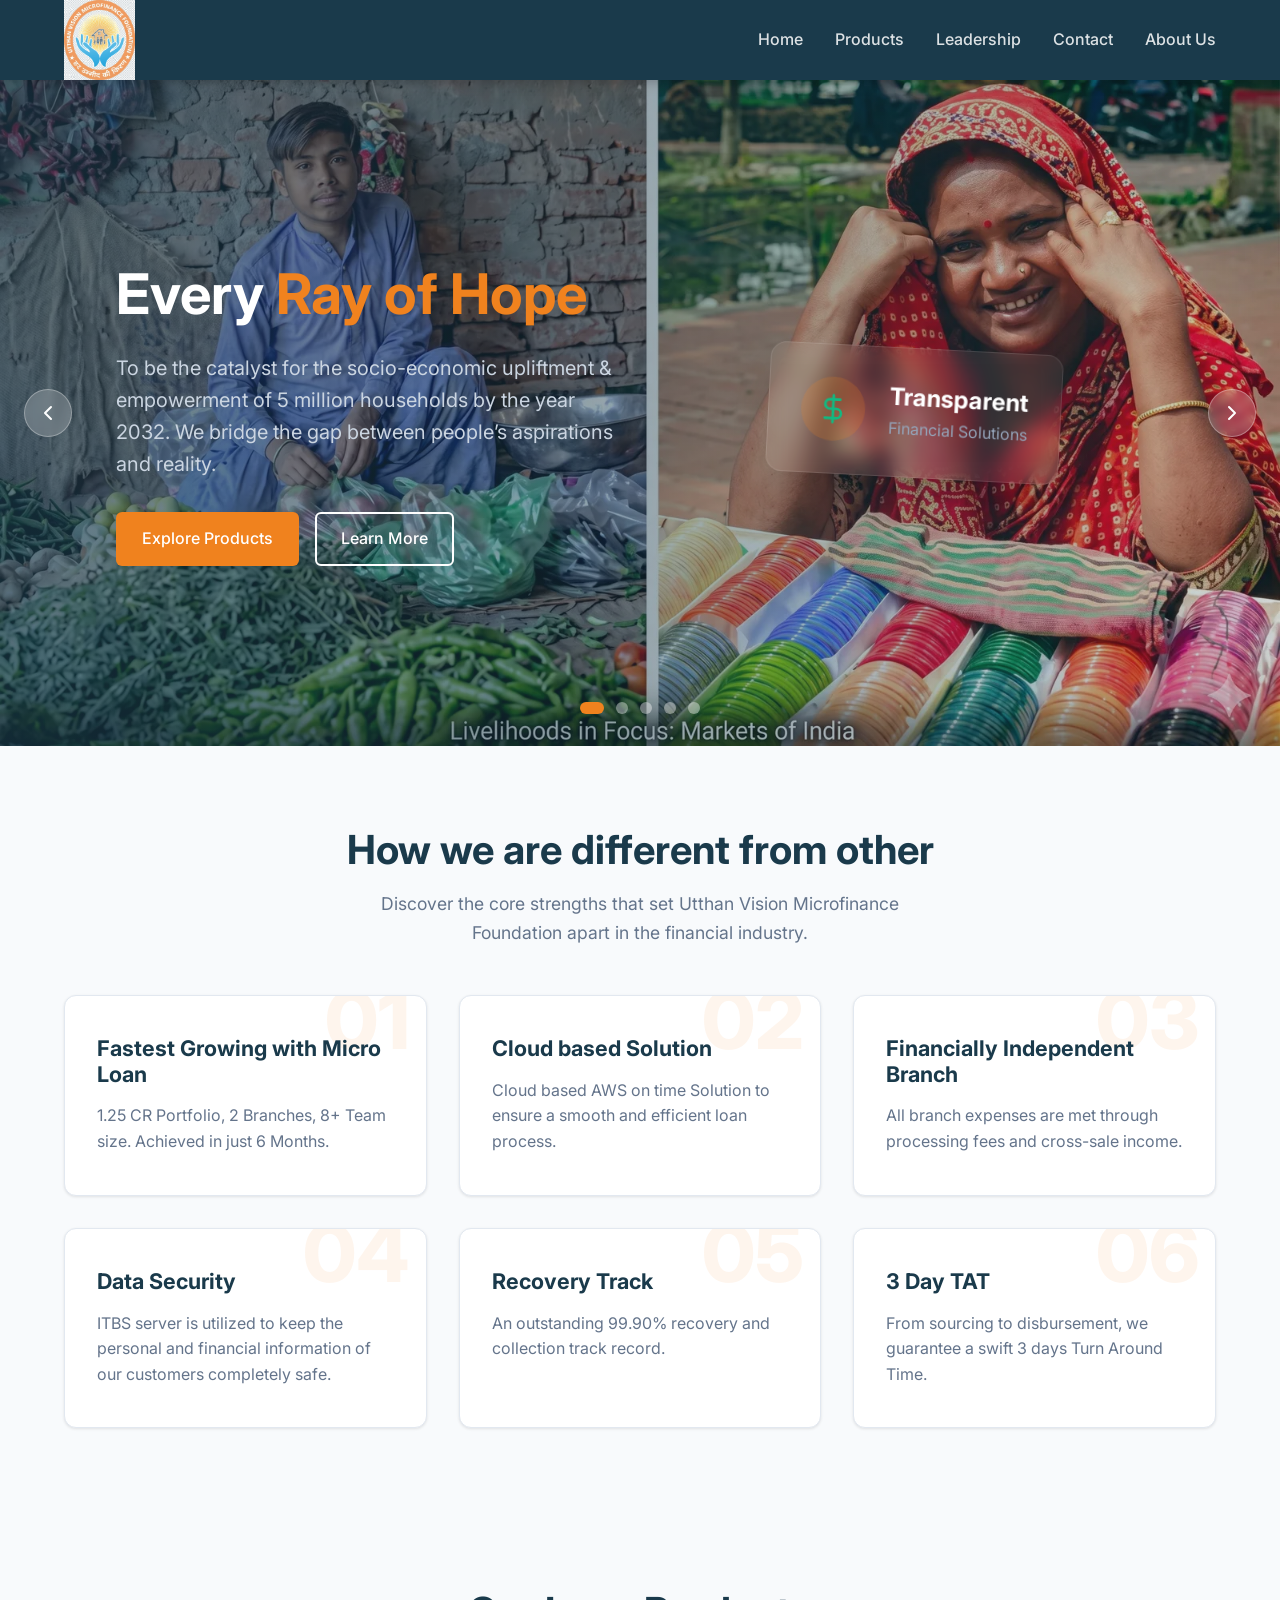
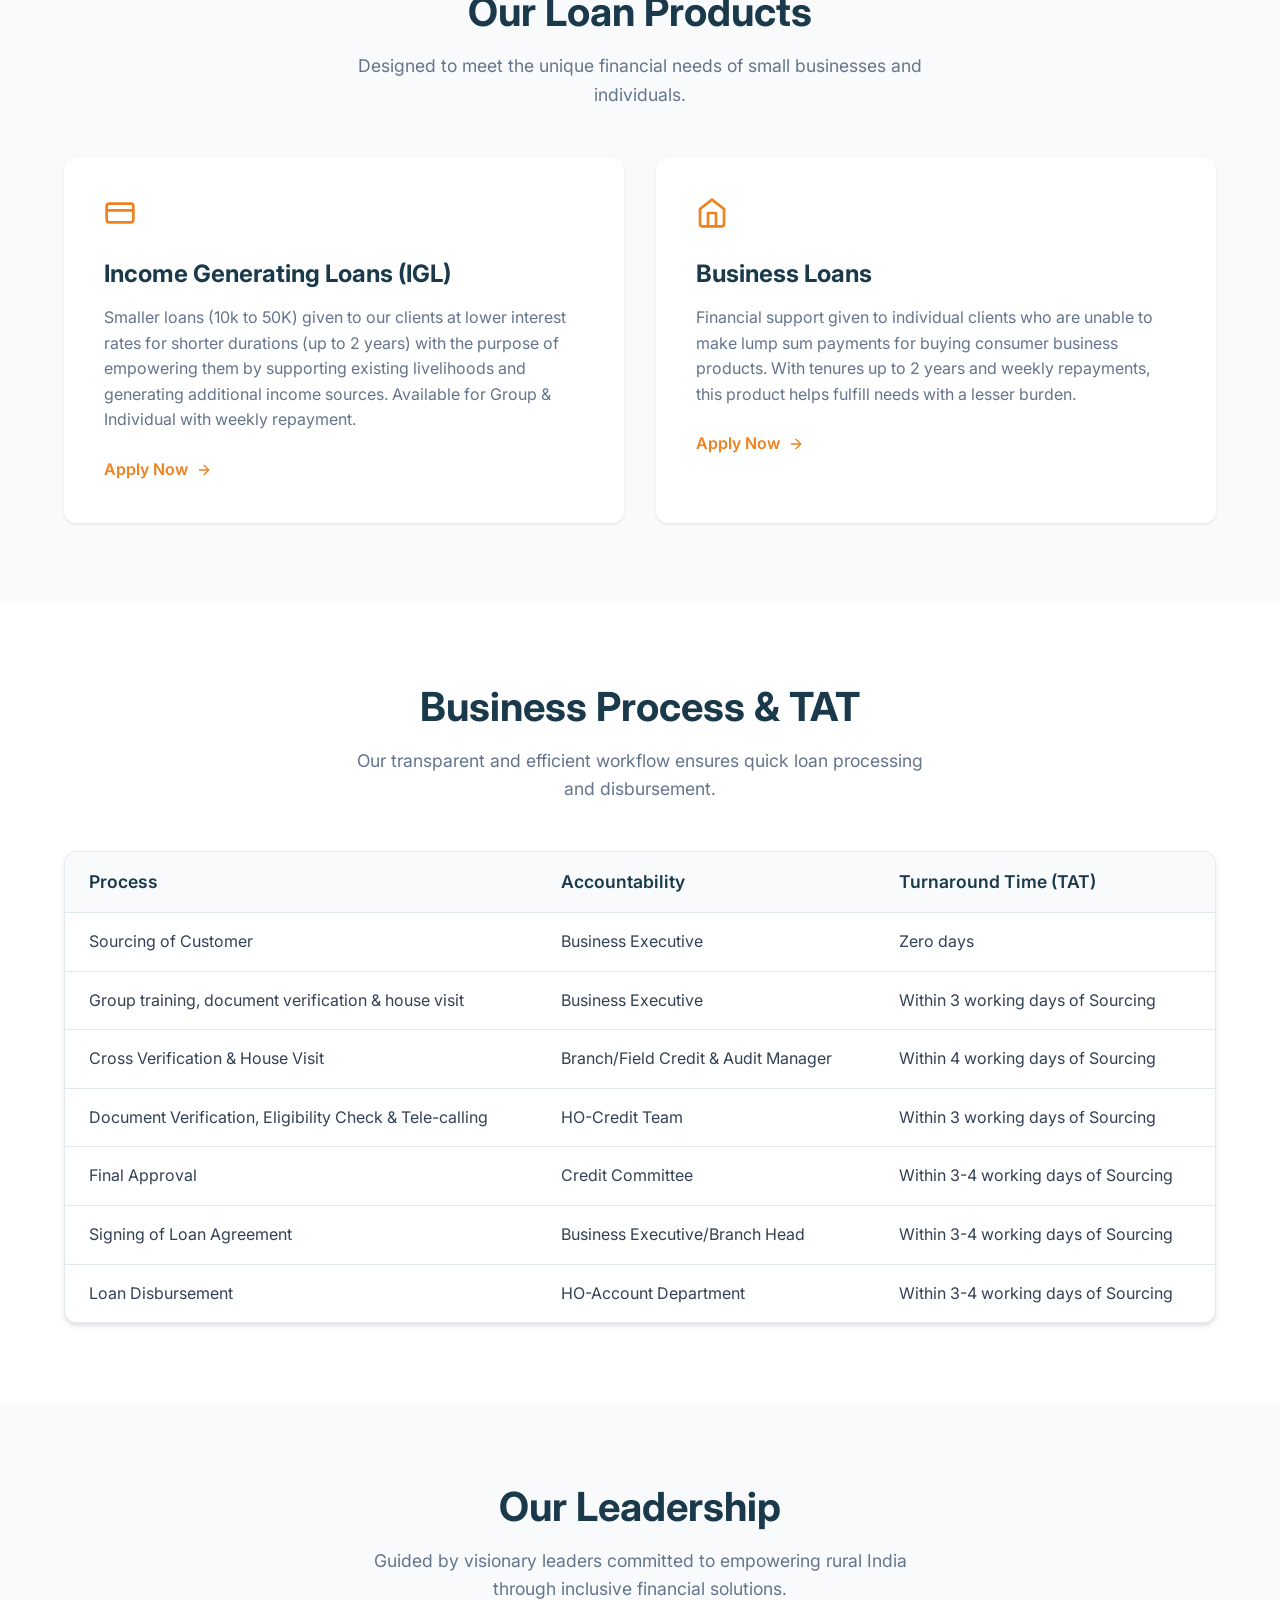
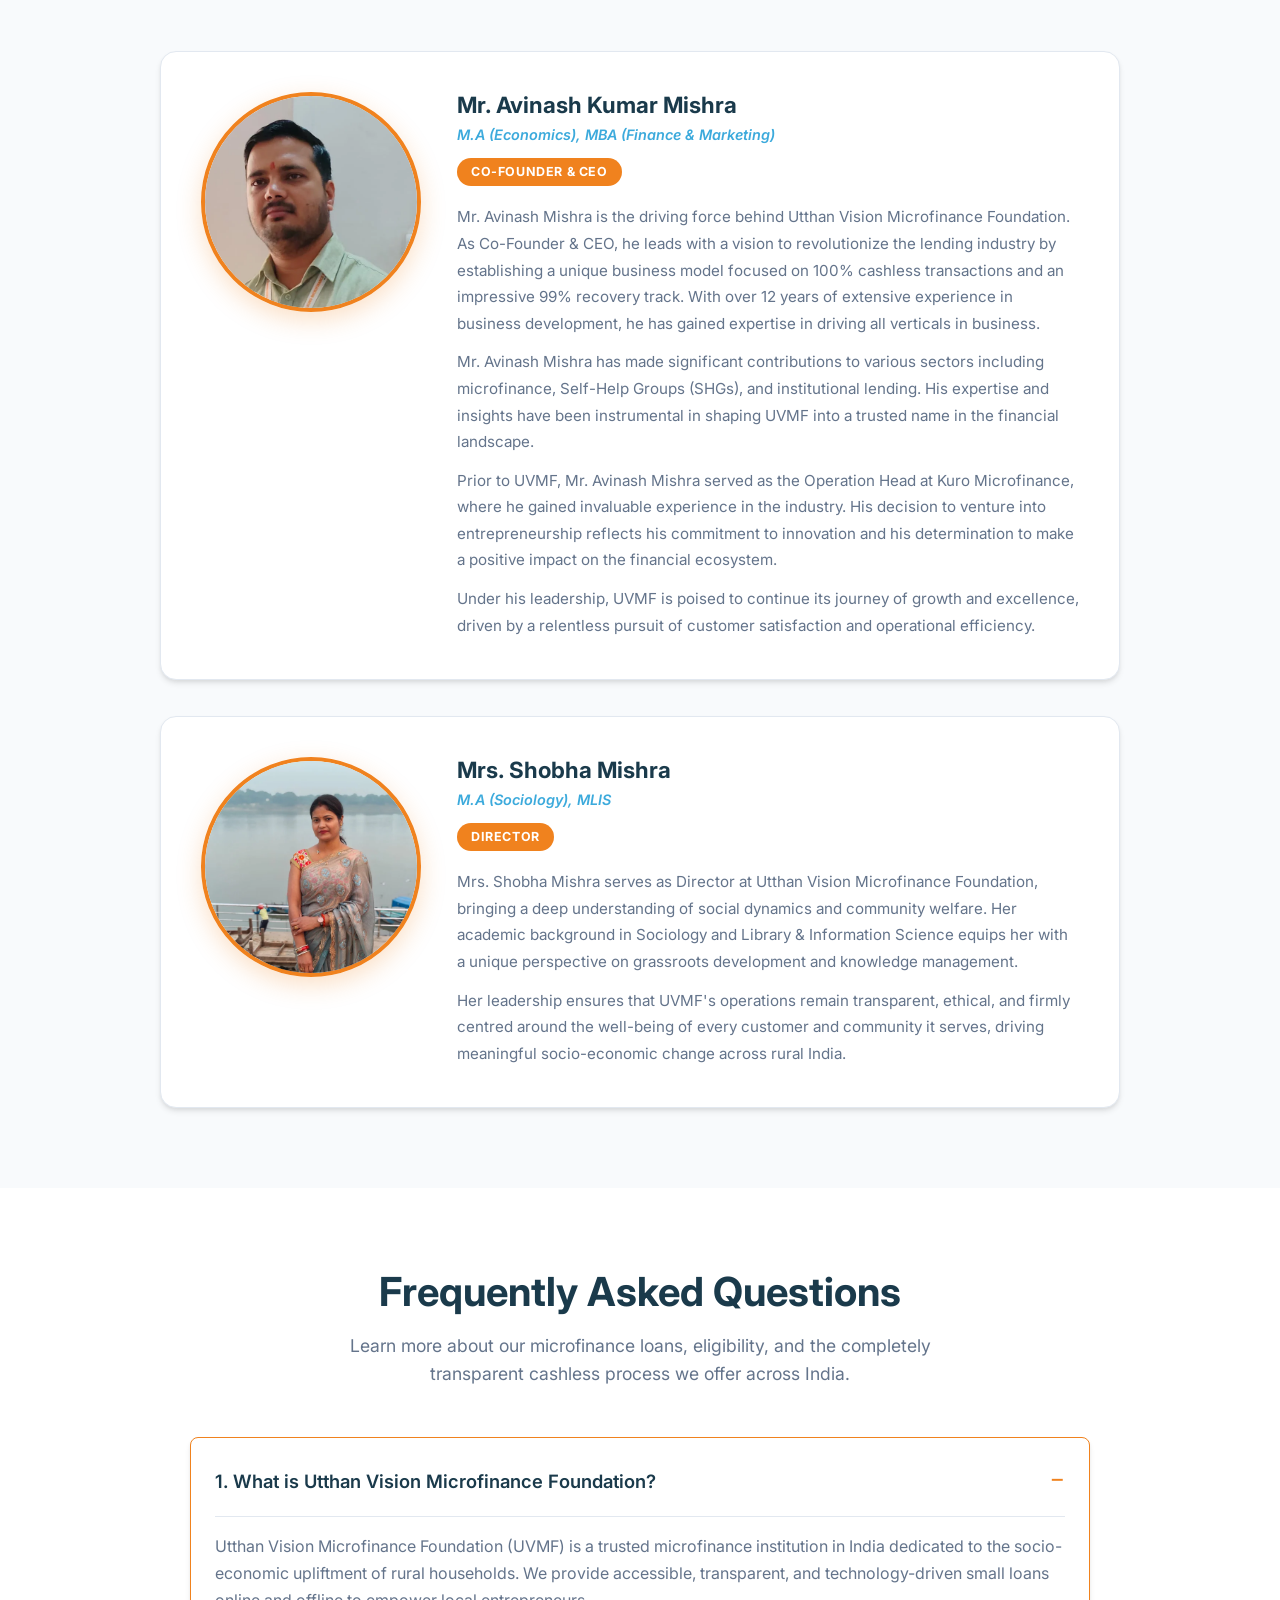
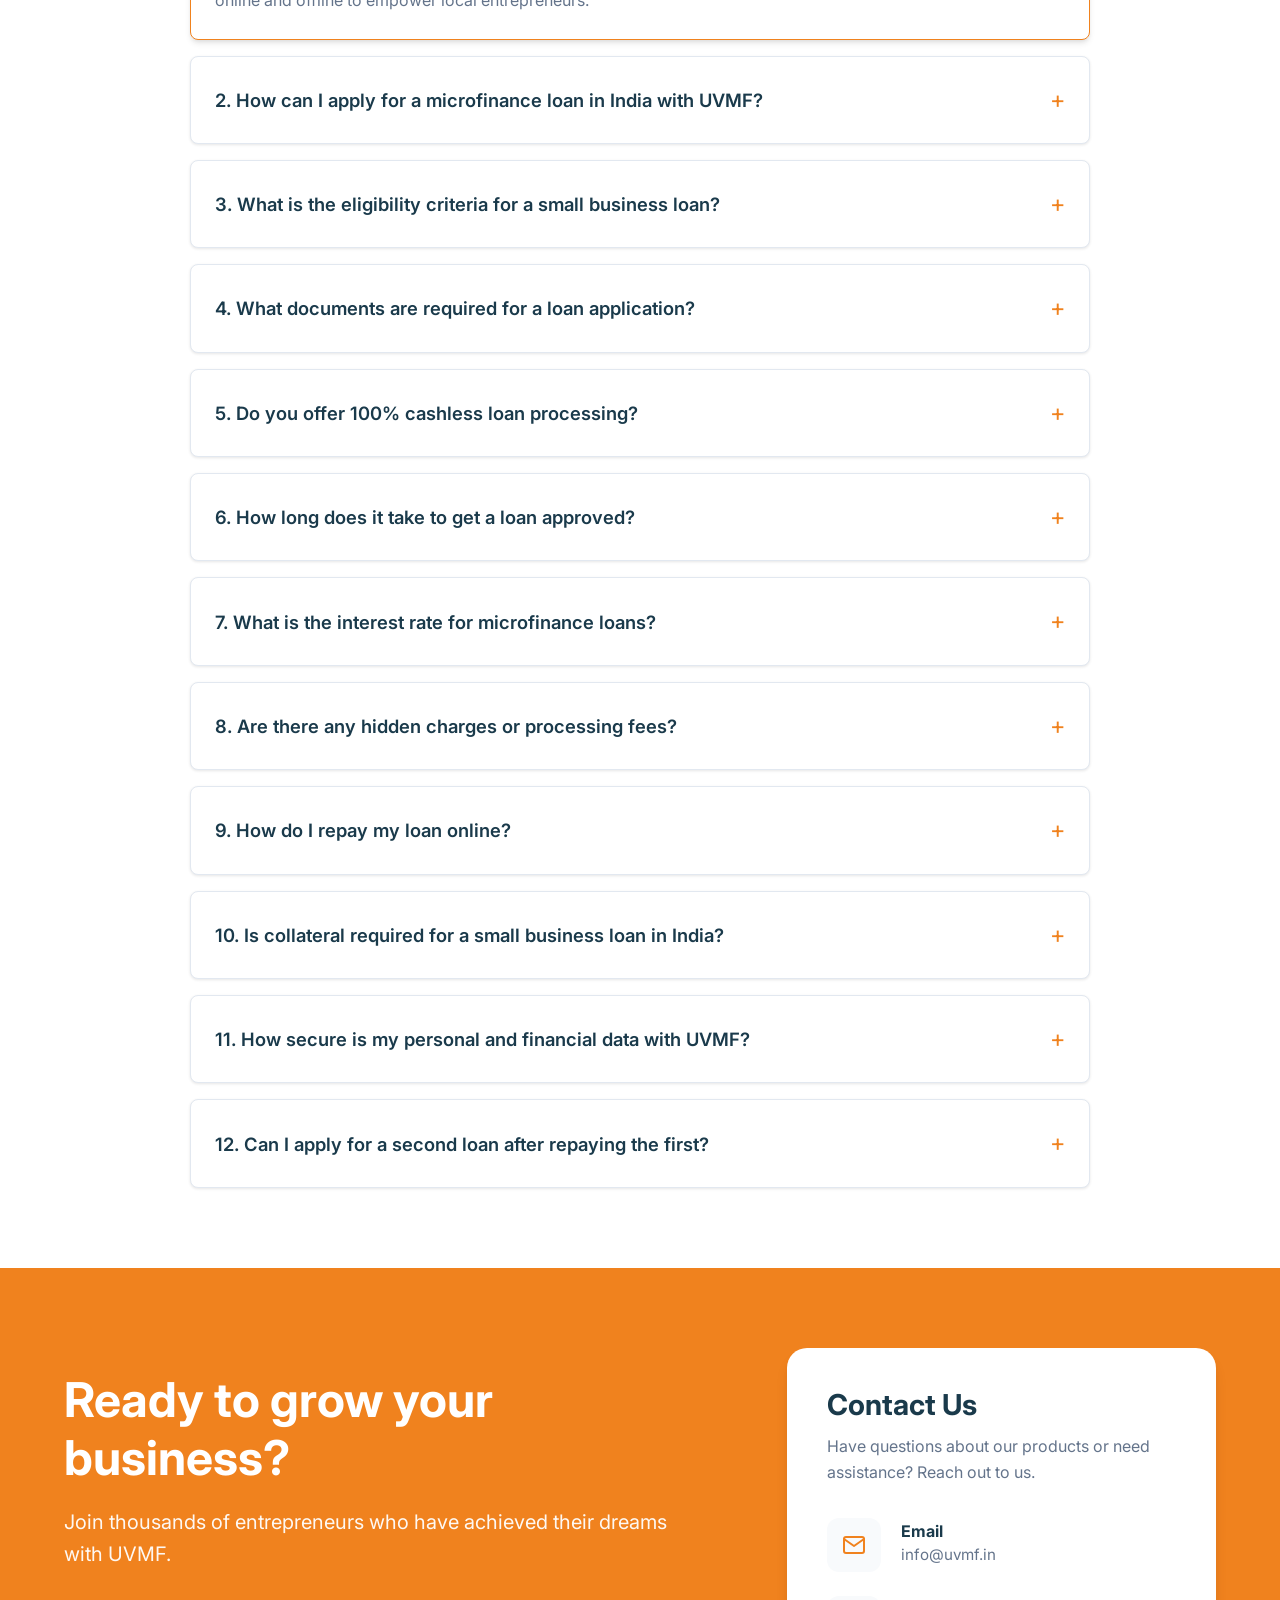
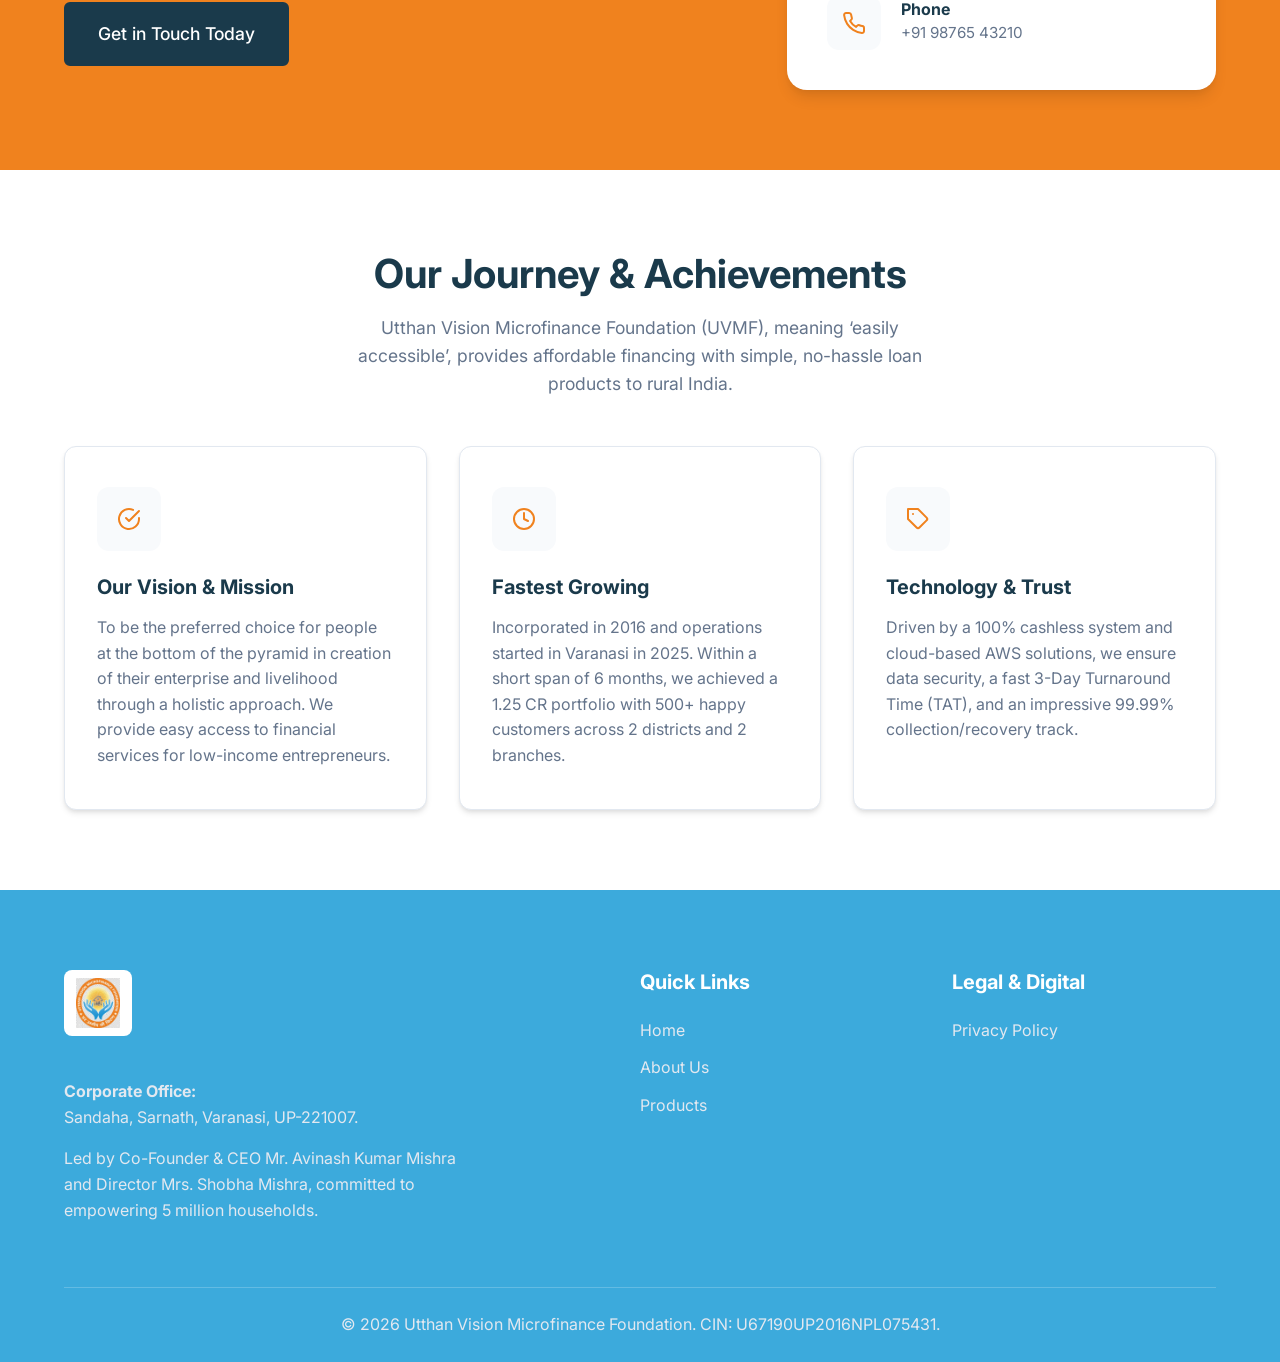
<file: index.html>
<!DOCTYPE html>
<html lang="en">
<head>
    <meta charset="UTF-8">
    <meta name="viewport" content="width=device-width, initial-scale=1.0">
    <title>Utthan Vision Microfinance Foundation (UVMF)</title>
    <meta name="description" content="Utthan Vision Microfinance Foundation provides financial assistance, business loans, and banking services to rural India, empowering entrepreneurs with small loans online.">
    <meta name="keywords" content="microfinance India, small loan online, business loan India, income generating loan, Utthan Vision Microfinance Foundation, cashless loan process">
    
    <!-- Open Graph / Social -->
    <meta property="og:type" content="website">
    <meta property="og:url" content="https://www.utthanvision.com/">
    <meta property="og:title" content="Utthan Vision Microfinance Foundation (UVMF)">
    <meta property="og:description" content="Empowering 5 million households by 2032 with accessible financial services, 100% cashless process, and small business loans in India.">
    <meta property="og:image" content="https://www.utthanvision.com/images/image1.webp">
    
    <!-- Twitter -->
    <meta property="twitter:card" content="summary_large_image">
    <meta property="twitter:url" content="https://www.utthanvision.com/">
    <meta property="twitter:title" content="Utthan Vision Microfinance Foundation (UVMF)">
    <meta property="twitter:description" content="Empowering 5 million households by 2032 with accessible financial services, 100% cashless process, and small business loans in India.">
    <meta property="twitter:image" content="https://www.utthanvision.com/images/image1.webp">
    
    <!-- Canonical -->
    <link rel="canonical" href="https://www.utthanvision.com/">
    <link rel="preconnect" href="https://fonts.googleapis.com">
    <link rel="preconnect" href="https://fonts.gstatic.com" crossorigin>
    <link href="https://fonts.googleapis.com/css2?family=Inter:wght@300;400;500;600;700&display=swap" rel="stylesheet">
    <link rel="stylesheet" href="styles.css">
    <link rel="icon" type="image/png" href="images/Favicon.webp">
    <link rel="preload" as="image" href="images/image1.webp">
    
    <!-- Structured Data -->
    <script type="application/ld+json">
    {
      "@context": "https://schema.org",
      "@type": "FinancialService",
      "name": "Utthan Vision Microfinance Foundation",
      "url": "https://www.utthanvision.com",
      "logo": "https://www.utthanvision.com/images/logo.webp",
      "description": "Providing financial assistance and banking services to rural India.",
      "address": {
        "@type": "PostalAddress",
        "streetAddress": "Sandaha, Sarnath",
        "addressLocality": "Varanasi",
        "addressRegion": "UP",
        "postalCode": "221007",
        "addressCountry": "IN"
      }
    }
    </script>
</head>
<body>

    <!-- Header Navigation -->
    <header class="header">
        <div class="container header-container">
            <a href="#" class="logo">
                <img src="images/logo.webp" alt="UVMF Logo" class="header-logo-img">
            </a>
            
            <nav class="navbar">
                <ul class="nav-links">
                    <li><a href="#home">Home</a></li>
                    <li><a href="#products">Products</a></li>
                    <li><a href="#leadership">Leadership</a></li>
                    <li><a href="#contact">Contact</a></li>
                    <li><a href="#about">About Us</a></li>
            </nav>

            <button class="mobile-menu-btn" aria-label="Toggle menu">
                <svg width="24" height="24" viewBox="0 0 24 24" fill="none" stroke="currentColor" stroke-width="2" stroke-linecap="round" stroke-linejoin="round">
                    <line x1="3" y1="12" x2="21" y2="12"></line>
                    <line x1="3" y1="6" x2="21" y2="6"></line>
                    <line x1="3" y1="18" x2="21" y2="18"></line>
                </svg>
            </button>
        </div>
    </header>

    <!-- Mobile Menu Overlay -->
    <div class="mobile-menu-overlay">
        <div class="mobile-menu-content">
            <button class="close-menu-btn" aria-label="Close menu">
                <svg width="24" height="24" viewBox="0 0 24 24" fill="none" stroke="currentColor" stroke-width="2" stroke-linecap="round" stroke-linejoin="round">
                    <line x1="18" y1="6" x2="6" y2="18"></line>
                    <line x1="6" y1="6" x2="18" y2="18"></line>
                </svg>
            </button>
            <ul class="mobile-nav-links">
                <li><a href="#home">Home</a></li>
                <li><a href="#products">Products</a></li>
                <li><a href="#leadership">Leadership</a></li>
                <li><a href="#contact">Contact</a></li>
                <li><a href="#about">About Us</a></li>
            </ul>
        </div>
    </div>

    <main>
        <!-- Hero Section (Carousel) -->
        <section id="home" class="hero-carousel">
            <div class="carousel-container">
                
                <!-- Slide 1 -->
                <div class="carousel-slide active">
                    <img src="images/image1.webp" alt="UVMF Impact" class="slide-image">
                    <div class="carousel-overlay">
                        <div class="container hero-container">
                            <div class="hero-content">
                                <h1>Every <span class="highlight">Ray of Hope</span></h1>
                                <p>To be the catalyst for the socio-economic upliftment & empowerment of 5 million households by the year 2032. We bridge the gap between people’s aspirations and reality.</p>
                                <div class="hero-buttons">
                                    <a href="#products" class="btn btn-primary">Explore Products</a>
                                    <a href="#about" class="btn btn-outline">Learn More</a>
                                </div>
                            </div>
                            <div class="hero-image">
                                <div class="glass-card stat-card">
                                    <div class="stat-icon">
                                        <svg width="32" height="32" viewBox="0 0 24 24" fill="none" stroke="#10b981" stroke-width="2" stroke-linecap="round" stroke-linejoin="round">
                                            <path d="M12 2v20M17 5H9.5a3.5 3.5 0 0 0 0 7h5a3.5 3.5 0 0 1 0 7H6"></path>
                                        </svg>
                                    </div>
                                    <div class="stat-info">
                                        <h3>Transparent</h3>
                                        <p>Financial Solutions</p>
                                    </div>
                                </div>
                            </div>
                        </div>
                    </div>
                </div>

                <!-- Slide 2 -->
                <div class="carousel-slide">
                    <img src="images/image2.webp" alt="Empowering Entrepreneurs" class="slide-image" loading="lazy">
                    <div class="carousel-overlay">
                        <div class="container hero-container">
                            <div class="hero-content">
                                <h1>Empowering <span class="highlight">Entrepreneurs</span></h1>
                                <p>We provide accessible capital to small businesses and individuals, fostering growth and creating new opportunities in rural communities.</p>
                                <div class="hero-buttons">
                                    <a href="#contact" class="btn btn-primary">Get a Loan</a>
                                </div>
                            </div>
                        </div>
                    </div>
                </div>

                <!-- Slide 3 -->
                <div class="carousel-slide">
                    <img src="images/image3.webp" alt="Financial Inclusion" class="slide-image" loading="lazy">
                    <div class="carousel-overlay">
                        <div class="container hero-container centered-hero">
                            <div class="hero-content text-center">
                                <h1>Driving <span class="highlight">Financial Inclusion</span></h1>
                                <p>Committed to reaching the unbanked and ensuring equitable access to financial resources for all.</p>
                            </div>
                        </div>
                    </div>
                </div>

                <!-- Slide 4 -->
                <div class="carousel-slide">
                    <img src="images/image4.webp" alt="Technology Driven" class="slide-image" loading="lazy">
                    <div class="carousel-overlay">
                        <div class="container hero-container">
                            <div class="hero-content">
                                <h1>100% <span class="highlight">Cashless System</span></h1>
                                <p>Leveraging cutting-edge cloud technology for secure, efficient, and transparent financial transactions with a 3-Day TAT.</p>
                                <div class="hero-buttons">
                                    <a href="#about" class="btn btn-primary">Our Process</a>
                                </div>
                            </div>
                        </div>
                    </div>
                </div>

                <!-- Slide 5 -->
                <div class="carousel-slide">
                    <img src="images/image5.webp" alt="Community Trust" class="slide-image" loading="lazy">
                    <div class="carousel-overlay">
                        <div class="container hero-container centered-hero">
                            <div class="hero-content text-center">
                                <h1>Building <span class="highlight">Trust</span></h1>
                                <p>Our 99.99% collection track record stands as a testament to our transparent operations and strong community relationships.</p>
                                <div class="hero-buttons" style="justify-content: center;">
                                    <a href="#leadership" class="btn btn-primary">Meet Our Leaders</a>
                                </div>
                            </div>
                        </div>
                    </div>
                </div>

                <!-- Carousel Controls -->
                <button class="carousel-btn prev-btn" aria-label="Previous slide">
                    <svg width="24" height="24" viewBox="0 0 24 24" fill="none" stroke="currentColor" stroke-width="2" stroke-linecap="round" stroke-linejoin="round"><polyline points="15 18 9 12 15 6"></polyline></svg>
                </button>
                <button class="carousel-btn next-btn" aria-label="Next slide">
                    <svg width="24" height="24" viewBox="0 0 24 24" fill="none" stroke="currentColor" stroke-width="2" stroke-linecap="round" stroke-linejoin="round"><polyline points="9 18 15 12 9 6"></polyline></svg>
                </button>

                <div class="carousel-dots">
                    <span class="dot active" data-slide="0"></span>
                    <span class="dot" data-slide="1"></span>
                    <span class="dot" data-slide="2"></span>
                    <span class="dot" data-slide="3"></span>
                    <span class="dot" data-slide="4"></span>
                </div>
            </div>
        </section>

        <!-- Features / Differences Section -->
        <section id="features" class="features-section section-padding bg-light reveal">
            <div class="container">
                <div class="section-title">
                    <h2>How we are different from other</h2>
                    <p>Discover the core strengths that set Utthan Vision Microfinance Foundation apart in the financial industry.</p>
                </div>

                <div class="features-grid">
                    <!-- Feature 1 -->
                    <div class="feature-card reveal reveal-delay-1">
                        <div class="feature-number">01</div>
                        <h3>Fastest Growing with Micro Loan</h3>
                        <p>1.25 CR Portfolio, 2 Branches, 8+ Team size. Achieved in just 6 Months.</p>
                    </div>

                    <!-- Feature 2 -->
                    <div class="feature-card reveal reveal-delay-2">
                        <div class="feature-number">02</div>
                        <h3>Cloud based Solution</h3>
                        <p>Cloud based AWS on time Solution to ensure a smooth and efficient loan process.</p>
                    </div>

                    <!-- Feature 3 -->
                    <div class="feature-card reveal reveal-delay-3">
                        <div class="feature-number">03</div>
                        <h3>Financially Independent Branch</h3>
                        <p>All branch expenses are met through processing fees and cross-sale income.</p>
                    </div>

                    <!-- Feature 4 -->
                    <div class="feature-card reveal reveal-delay-1">
                        <div class="feature-number">04</div>
                        <h3>Data Security</h3>
                        <p>ITBS server is utilized to keep the personal and financial information of our customers completely safe.</p>
                    </div>

                    <!-- Feature 5 -->
                    <div class="feature-card reveal reveal-delay-2">
                        <div class="feature-number">05</div>
                        <h3>Recovery Track</h3>
                        <p>An outstanding 99.90% recovery and collection track record.</p>
                    </div>

                    <!-- Feature 6 -->
                    <div class="feature-card reveal reveal-delay-3">
                        <div class="feature-number">06</div>
                        <h3>3 Day TAT</h3>
                        <p>From sourcing to disbursement, we guarantee a swift 3 days Turn Around Time.</p>
                    </div>
                </div>
            </div>
        </section>


        <!-- Products Section -->
        <section id="products" class="products section-padding bg-light reveal">
            <div class="container">
                <div class="section-title">
                    <h2>Our Loan Products</h2>
                    <p>Designed to meet the unique financial needs of small businesses and individuals.</p>
                </div>

                <div class="products-grid" style="grid-template-columns: repeat(2, 1fr);">
                    <!-- Product 1 -->
                    <div class="product-card reveal reveal-delay-1">
                        <div class="product-icon">
                            <svg width="32" height="32" viewBox="0 0 24 24" fill="none" stroke="currentColor" stroke-width="2" stroke-linecap="round" stroke-linejoin="round"><rect x="2" y="5" width="20" height="14" rx="2"></rect><line x1="2" y1="10" x2="22" y2="10"></line></svg>
                        </div>
                        <h3>Income Generating Loans (IGL)</h3>
                        <p>Smaller loans (10k to 50K) given to our clients at lower interest rates for shorter durations (up to 2 years) with the purpose of empowering them by supporting existing livelihoods and generating additional income sources. Available for Group & Individual with weekly repayment.</p>
                        <a href="#contact" class="btn-link">Apply Now 
                            <svg width="16" height="16" viewBox="0 0 24 24" fill="none" stroke="currentColor" stroke-width="2" stroke-linecap="round" stroke-linejoin="round"><line x1="5" y1="12" x2="19" y2="12"></line><polyline points="12 5 19 12 12 19"></polyline></svg>
                        </a>
                    </div>

                    <!-- Product 2 -->
                    <div class="product-card reveal reveal-delay-2">
                        <div class="product-icon">
                            <svg width="32" height="32" viewBox="0 0 24 24" fill="none" stroke="currentColor" stroke-width="2" stroke-linecap="round" stroke-linejoin="round"><path d="M3 9l9-7 9 7v11a2 2 0 0 1-2 2H5a2 2 0 0 1-2-2z"></path><polyline points="9 22 9 12 15 12 15 22"></polyline></svg>
                        </div>
                        <h3>Business Loans</h3>
                        <p>Financial support given to individual clients who are unable to make lump sum payments for buying consumer business products. With tenures up to 2 years and weekly repayments, this product helps fulfill needs with a lesser burden.</p>
                        <a href="#contact" class="btn-link">Apply Now 
                            <svg width="16" height="16" viewBox="0 0 24 24" fill="none" stroke="currentColor" stroke-width="2" stroke-linecap="round" stroke-linejoin="round"><line x1="5" y1="12" x2="19" y2="12"></line><polyline points="12 5 19 12 12 19"></polyline></svg>
                        </a>
                    </div>
                </div>
            </div>
        </section>

        <!-- Process Section -->
        <section id="process" class="process-section section-padding reveal">
            <div class="container">
                <div class="section-title">
                    <h2>Business Process & TAT</h2>
                    <p>Our transparent and efficient workflow ensures quick loan processing and disbursement.</p>
                </div>
                
                <div class="table-responsive">
                    <table class="process-table">
                        <thead>
                            <tr>
                                <th>Process</th>
                                <th>Accountability</th>
                                <th>Turnaround Time (TAT)</th>
                            </tr>
                        </thead>
                        <tbody>
                            <tr>
                                <td>Sourcing of Customer</td>
                                <td>Business Executive</td>
                                <td>Zero days</td>
                            </tr>
                            <tr>
                                <td>Group training, document verification & house visit</td>
                                <td>Business Executive</td>
                                <td>Within 3 working days of Sourcing</td>
                            </tr>
                            <tr>
                                <td>Cross Verification & House Visit</td>
                                <td>Branch/Field Credit & Audit Manager</td>
                                <td>Within 4 working days of Sourcing</td>
                            </tr>
                            <tr>
                                <td>Document Verification, Eligibility Check & Tele-calling</td>
                                <td>HO-Credit Team</td>
                                <td>Within 3 working days of Sourcing</td>
                            </tr>
                            <tr>
                                <td>Final Approval</td>
                                <td>Credit Committee</td>
                                <td>Within 3-4 working days of Sourcing</td>
                            </tr>
                            <tr>
                                <td>Signing of Loan Agreement</td>
                                <td>Business Executive/Branch Head</td>
                                <td>Within 3-4 working days of Sourcing</td>
                            </tr>
                            <tr>
                                <td>Loan Disbursement</td>
                                <td>HO-Account Department</td>
                                <td>Within 3-4 working days of Sourcing</td>
                            </tr>
                        </tbody>
                    </table>
                </div>
            </div>
        </section>

        <!-- Leadership Section -->
        <section id="leadership" class="leadership-section section-padding bg-light reveal">
            <div class="container">
                <div class="section-title">
                    <h2>Our Leadership</h2>
                    <p>Guided by visionary leaders committed to empowering rural India through inclusive financial solutions.</p>
                </div>
                <div class="leadership-grid">

                    <!-- Avinash -->
                    <div class="leader-card">
                        <div class="leader-photo-wrap">
                            <img src="images/Avinash.webp" alt="Mr. Avinash Kumar Mishra" class="leader-photo" loading="lazy">
                        </div>
                        <div class="leader-info">
                            <h3>Mr. Avinash Kumar Mishra</h3>
                            <p class="leader-quals">M.A (Economics), MBA (Finance &amp; Marketing)</p>
                            <span class="leader-role">Co-Founder &amp; CEO</span>
                            <div class="leader-bio">
                                <p>Mr. Avinash Mishra is the driving force behind Utthan Vision Microfinance Foundation. As Co-Founder &amp; CEO, he leads with a vision to revolutionize the lending industry by establishing a unique business model focused on 100% cashless transactions and an impressive 99% recovery track. With over 12 years of extensive experience in business development, he has gained expertise in driving all verticals in business.</p>
                                <p>Mr. Avinash Mishra has made significant contributions to various sectors including microfinance, Self-Help Groups (SHGs), and institutional lending. His expertise and insights have been instrumental in shaping UVMF into a trusted name in the financial landscape.</p>
                                <p>Prior to UVMF, Mr. Avinash Mishra served as the Operation Head at Kuro Microfinance, where he gained invaluable experience in the industry. His decision to venture into entrepreneurship reflects his commitment to innovation and his determination to make a positive impact on the financial ecosystem.</p>
                                <p>Under his leadership, UVMF is poised to continue its journey of growth and excellence, driven by a relentless pursuit of customer satisfaction and operational efficiency.</p>
                            </div>
                        </div>
                    </div>

                    <!-- Shobha -->
                    <div class="leader-card">
                        <div class="leader-photo-wrap">
                            <img src="images/Shobha.webp" alt="Mrs. Shobha Mishra" class="leader-photo" loading="lazy">
                        </div>
                        <div class="leader-info">
                            <h3>Mrs. Shobha Mishra</h3>
                            <p class="leader-quals">M.A (Sociology), MLIS</p>
                            <span class="leader-role">Director</span>
                            <div class="leader-bio">
                                <p>Mrs. Shobha Mishra serves as Director at Utthan Vision Microfinance Foundation, bringing a deep understanding of social dynamics and community welfare. Her academic background in Sociology and Library &amp; Information Science equips her with a unique perspective on grassroots development and knowledge management.</p>
                                <p>Her leadership ensures that UVMF's operations remain transparent, ethical, and firmly centred around the well-being of every customer and community it serves, driving meaningful socio-economic change across rural India.</p>
                            </div>
                        </div>
                    </div>

                </div>
            </div>
        </section>

        <!-- FAQ Section -->
        <section id="faq" class="faq-section section-padding reveal">
            <div class="container">
                <div class="section-title">
                    <h2>Frequently Asked Questions</h2>
                    <p>Learn more about our microfinance loans, eligibility, and the completely transparent cashless process we offer across India.</p>
                </div>
                <div class="faq-grid">
                    
                    <details class="faq-item" open>
                        <summary><h3>1. What is Utthan Vision Microfinance Foundation?</h3></summary>
                        <div class="faq-content">
                            <p>Utthan Vision Microfinance Foundation (UVMF) is a trusted microfinance institution in India dedicated to the socio-economic upliftment of rural households. We provide accessible, transparent, and technology-driven small loans online and offline to empower local entrepreneurs.</p>
                        </div>
                    </details>

                    <details class="faq-item">
                        <summary><h3>2. How can I apply for a microfinance loan in India with UVMF?</h3></summary>
                        <div class="faq-content">
                            <p>Applying for a small loan online or at our branches is simple. You can reach out to our local branch staff or contact us via our website. Our 100% cashless system ensures a smooth, hassle-free application process designed specifically for microfinance in India.</p>
                        </div>
                    </details>

                    <details class="faq-item">
                        <summary><h3>3. What is the eligibility criteria for a small business loan?</h3></summary>
                        <div class="faq-content">
                            <p>Our small business loans are designed for individuals and entrepreneurs operating in rural or semi-urban areas. Eligibility typically depends on your age, existing household income, and repayment capacity. We focus on inclusion, making it easy for unbanked individuals to qualify.</p>
                        </div>
                    </details>

                    <details class="faq-item">
                        <summary><h3>4. What documents are required for a loan application?</h3></summary>
                        <div class="faq-content">
                            <p>To ensure a swift 3-day turnaround time (TAT), we require minimal documentation. Standard KYC documents including your Aadhaar Card, PAN Card, passport-sized photographs, and bank account details are generally sufficient to process your business loan in India.</p>
                        </div>
                    </details>

                    <details class="faq-item">
                        <summary><h3>5. Do you offer 100% cashless loan processing?</h3></summary>
                        <div class="faq-content">
                            <p>Yes, UVMF is proud to operate a 100% cashless system. From loan disbursement directly into your bank account to digital repayment collections, our cloud technology ensures secure, efficient, and fully transparent financial transactions.</p>
                        </div>
                    </details>

                    <details class="faq-item">
                        <summary><h3>6. How long does it take to get a loan approved?</h3></summary>
                        <div class="faq-content">
                            <p>We understand that timely capital is crucial. Our highly optimized sourcing and underwriting process boasts an impressive 3-day Turn Around Time (TAT), meaning your microfinance loan is approved and disbursed quickly without unnecessary delays.</p>
                        </div>
                    </details>

                    <details class="faq-item">
                        <summary><h3>7. What is the interest rate for microfinance loans?</h3></summary>
                        <div class="faq-content">
                            <p>UVMF offers highly competitive and affordable interest rates tailored for rural upliftment. Our rates are fully compliant with RBI guidelines for microfinance institutions in India, ensuring your repayment burden is kept to an absolute minimum.</p>
                        </div>
                    </details>

                    <details class="faq-item">
                        <summary><h3>8. Are there any hidden charges or processing fees?</h3></summary>
                        <div class="faq-content">
                            <p>Transparency is one of our core values. We guarantee that there are zero hidden charges. Any applicable processing fees or documentation charges are clearly communicated upfront before you sign your loan agreement.</p>
                        </div>
                    </details>

                    <details class="faq-item">
                        <summary><h3>9. How do I repay my loan online?</h3></summary>
                        <div class="faq-content">
                            <p>Repayments are completely digital and hassle-free. You can repay your small business loan online using UPI, bank transfers, or automated NACH mandates. Our cashless collection system has resulted in an outstanding 99% recovery track record.</p>
                        </div>
                    </details>

                    <details class="faq-item">
                        <summary><h3>10. Is collateral required for a small business loan in India?</h3></summary>
                        <div class="faq-content">
                            <p>No, most of our microfinance loans, including the Income Generating Loan (IGL), are fully unsecured. You do not need to provide any property, gold, or assets as collateral to receive funding for your business.</p>
                        </div>
                    </details>

                    <details class="faq-item">
                        <summary><h3>11. How secure is my personal and financial data with UVMF?</h3></summary>
                        <div class="faq-content">
                            <p>Your privacy and data security are our top priorities. We utilize state-of-the-art cloud technology and encrypted cashless platforms to ensure that all your personal information and financial transactions remain 100% secure at all times.</p>
                        </div>
                    </details>

                    <details class="faq-item">
                        <summary><h3>12. Can I apply for a second loan after repaying the first?</h3></summary>
                        <div class="faq-content">
                            <p>Absolutely! We aim to build long-term relationships with our clients. Once you successfully repay your first microfinance loan, you become eligible for larger loan amounts with even faster processing times to continuously fuel your business growth.</p>
                        </div>
                    </details>

                </div>
            </div>
        </section>

        <!-- Combined Contact & CTA Section -->
        <section id="contact" class="contact-cta-section section-padding reveal">
            <div class="container">
                <div class="contact-cta-grid">
                    <div class="cta-side">
                        <h2>Ready to grow your business?</h2>
                        <p>Join thousands of entrepreneurs who have achieved their dreams with UVMF.</p>
                        <a href="#contact" class="btn btn-primary btn-lg">Get in Touch Today</a>
                    </div>
                    
                    <div class="contact-side">
                        <div class="contact-info">
                            <h2>Contact Us</h2>
                            <p>Have questions about our products or need assistance? Reach out to us.</p>
                            
                            <div class="contact-item">
                                <div class="icon">
                                    <svg width="24" height="24" viewBox="0 0 24 24" fill="none" stroke="currentColor" stroke-width="2" stroke-linecap="round" stroke-linejoin="round"><path d="M4 4h16c1.1 0 2 .9 2 2v12c0 1.1-.9 2-2 2H4c-1.1 0-2-.9-2-2V6c0-1.1.9-2 2-2z"></path><polyline points="22,6 12,13 2,6"></polyline></svg>
                                </div>
                                <div>
                                    <h4>Email</h4>
                                    <p><a href="mailto:info@uvmf.in">info@uvmf.in</a></p>
                                </div>
                            </div>

                            <div class="contact-item">
                                <div class="icon">
                                    <svg width="24" height="24" viewBox="0 0 24 24" fill="none" stroke="currentColor" stroke-width="2" stroke-linecap="round" stroke-linejoin="round"><path d="M22 16.92v3a2 2 0 0 1-2.18 2 19.79 19.79 0 0 1-8.63-3.07 19.5 19.5 0 0 1-6-6 19.79 19.79 0 0 1-3.07-8.67A2 2 0 0 1 4.11 2h3a2 2 0 0 1 2 1.72 12.84 12.84 0 0 0 .7 2.81 2 2 0 0 1-.45 2.11L8.09 9.91a16 16 0 0 0 6 6l1.27-1.27a2 2 0 0 1 2.11-.45 12.84 12.84 0 0 0 2.81.7A2 2 0 0 1 22 16.92z"></path></svg>
                                </div>
                                <div>
                                    <h4>Phone</h4>
                                    <p><a href="tel:+919876543210">+91 98765 43210</a></p>
                                </div>
                            </div>
                        </div>
                    </div>
                </div>
            </div>
        </section>
        <!-- About Section -->
        <section id="about" class="about section-padding reveal">
            <div class="container">
                <div class="section-title">
                    <h2>Our Journey & Achievements</h2>
                    <p>Utthan Vision Microfinance Foundation (UVMF), meaning ‘easily accessible’, provides affordable financing with simple, no-hassle loan products to rural India.</p>
                </div>

                <div class="about-grid">
                    <div class="about-card">
                        <div class="icon-wrapper">
                            <svg width="24" height="24" viewBox="0 0 24 24" fill="none" stroke="currentColor" stroke-width="2" stroke-linecap="round" stroke-linejoin="round"><path d="M22 11.08V12a10 10 0 1 1-5.93-9.14"></path><polyline points="22 4 12 14.01 9 11.01"></polyline></svg>
                        </div>
                        <h3>Our Vision & Mission</h3>
                        <p>To be the preferred choice for people at the bottom of the pyramid in creation of their enterprise and livelihood through a holistic approach. We provide easy access to financial services for low-income entrepreneurs.</p>
                    </div>
                    
                    <div class="about-card">
                        <div class="icon-wrapper">
                            <svg width="24" height="24" viewBox="0 0 24 24" fill="none" stroke="currentColor" stroke-width="2" stroke-linecap="round" stroke-linejoin="round"><circle cx="12" cy="12" r="10"></circle><polyline points="12 6 12 12 16 14"></polyline></svg>
                        </div>
                        <h3>Fastest Growing</h3>
                        <p>Incorporated in 2016 and operations started in Varanasi in 2025. Within a short span of 6 months, we achieved a 1.25 CR portfolio with 500+ happy customers across 2 districts and 2 branches.</p>
                    </div>
                    
                    <div class="about-card">
                        <div class="icon-wrapper">
                            <svg width="24" height="24" viewBox="0 0 24 24" fill="none" stroke="currentColor" stroke-width="2" stroke-linecap="round" stroke-linejoin="round"><path d="M20.59 13.41l-7.17 7.17a2 2 0 0 1-2.83 0L2 12V2h10l8.59 8.59a2 2 0 0 1 0 2.82z"></path><line x1="7" y1="7" x2="7.01" y2="7"></line></svg>
                        </div>
                        <h3>Technology & Trust</h3>
                        <p>Driven by a 100% cashless system and cloud-based AWS solutions, we ensure data security, a fast 3-Day Turnaround Time (TAT), and an impressive 99.99% collection/recovery track.</p>
                    </div>
                </div>
            </div>
        </section>
    </main>

    <!-- Footer -->
    <footer class="footer">
        <div class="container">
            <div class="footer-grid">
                <div class="footer-col">
                    <a href="#" class="footer-logo">
                        <img src="images/logo.webp" alt="UVMF Logo" class="footer-logo-img" loading="lazy">
                    </a>
                    <p style="margin-top: 16px;"><strong>Corporate Office:</strong><br>Sandaha, Sarnath, Varanasi, UP-221007.</p>
                    <p style="margin-top: 16px;">Led by Co-Founder &amp; CEO Mr. Avinash Kumar Mishra and Director Mrs. Shobha Mishra, committed to empowering 5 million households.</p>
                </div>
                <div class="footer-col">
                    <h4>Quick Links</h4>
                    <ul>
                        <li><a href="#home">Home</a></li>
                        <li><a href="#about">About Us</a></li>
                        <li><a href="#products">Products</a></li>
                    </ul>
                </div>
                <div class="footer-col">
                    <h4>Legal & Digital</h4>
                    <ul>

                        <!-- <li><a href="#">Grievance Redressal</a></li> -->
                        <li><a href="privacy-policy.html">Privacy Policy</a></li>
                    </ul>
                </div>
            </div>
            <div class="footer-bottom">
                <p>&copy; 2026 Utthan Vision Microfinance Foundation. CIN: U67190UP2016NPL075431.</p>
            </div>
        </div>
    </footer>

    <script src="script.js"></script>
</body>
</html>
</file>
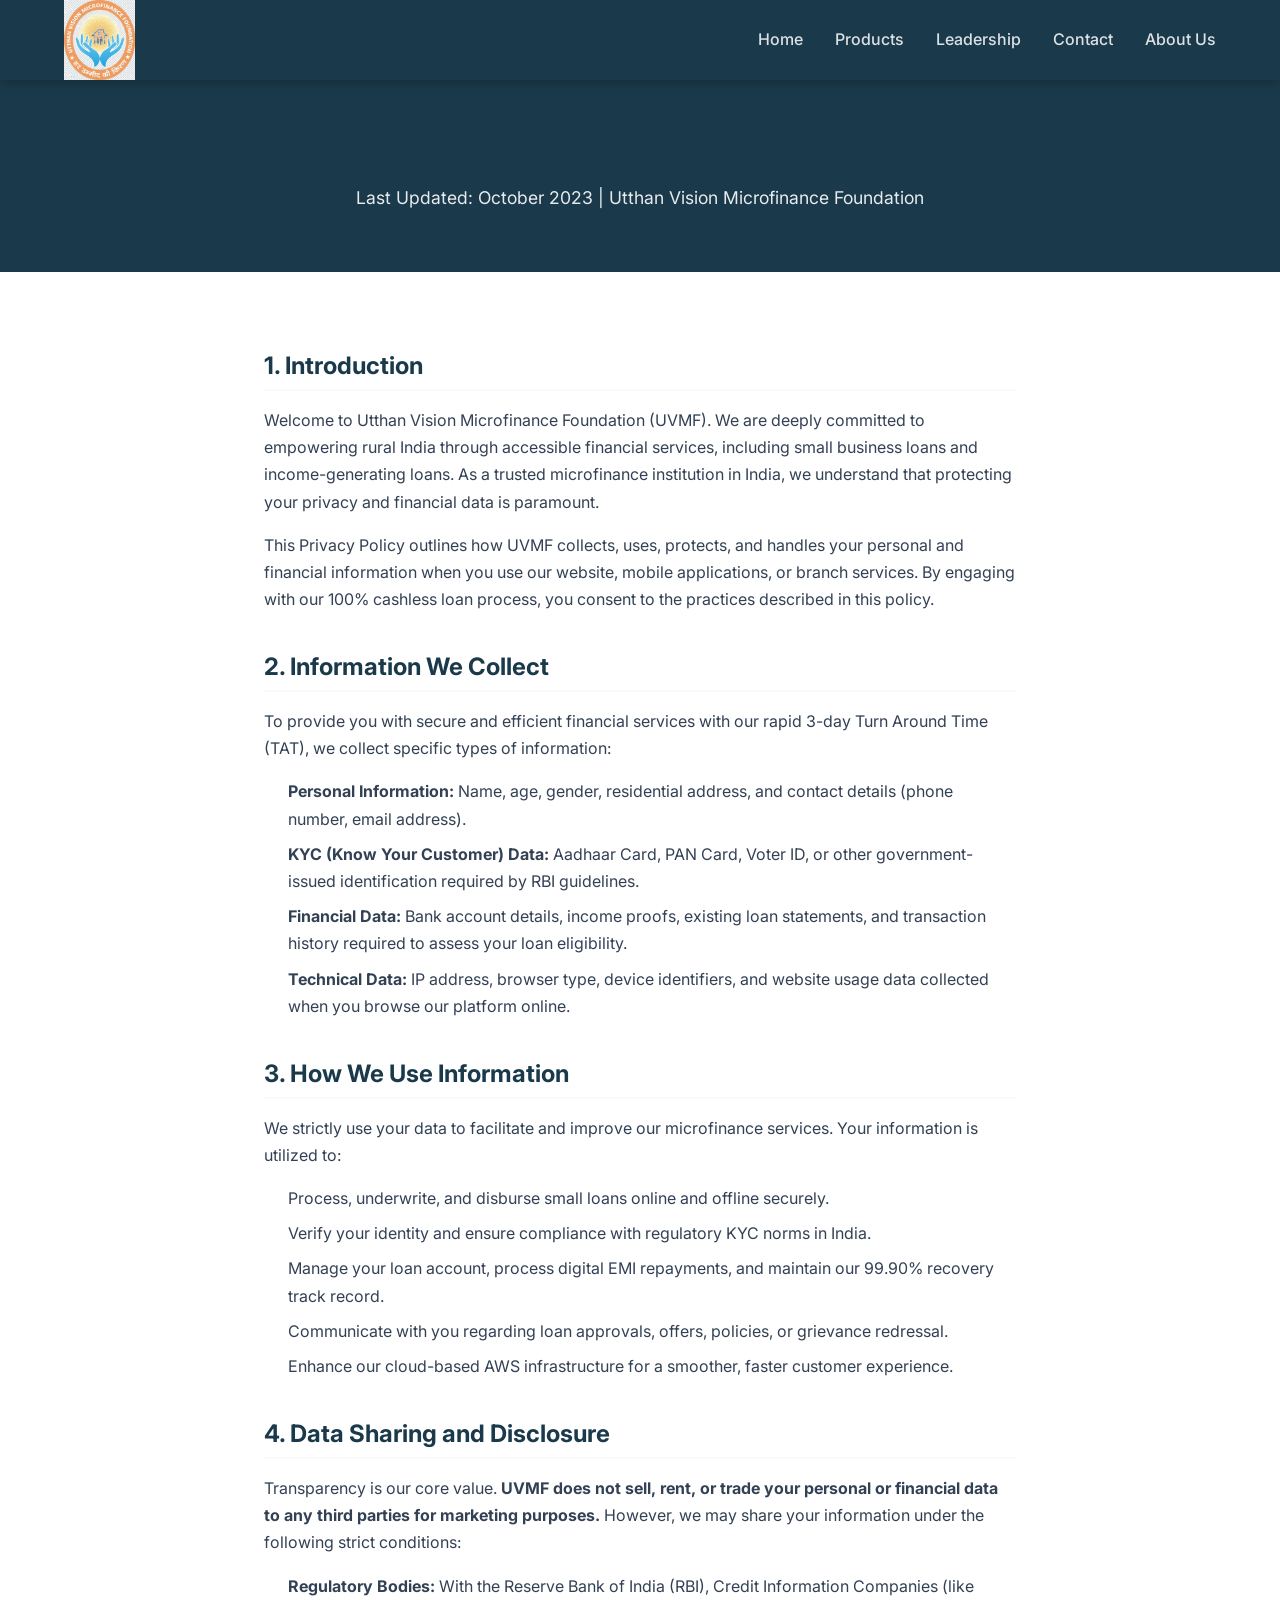
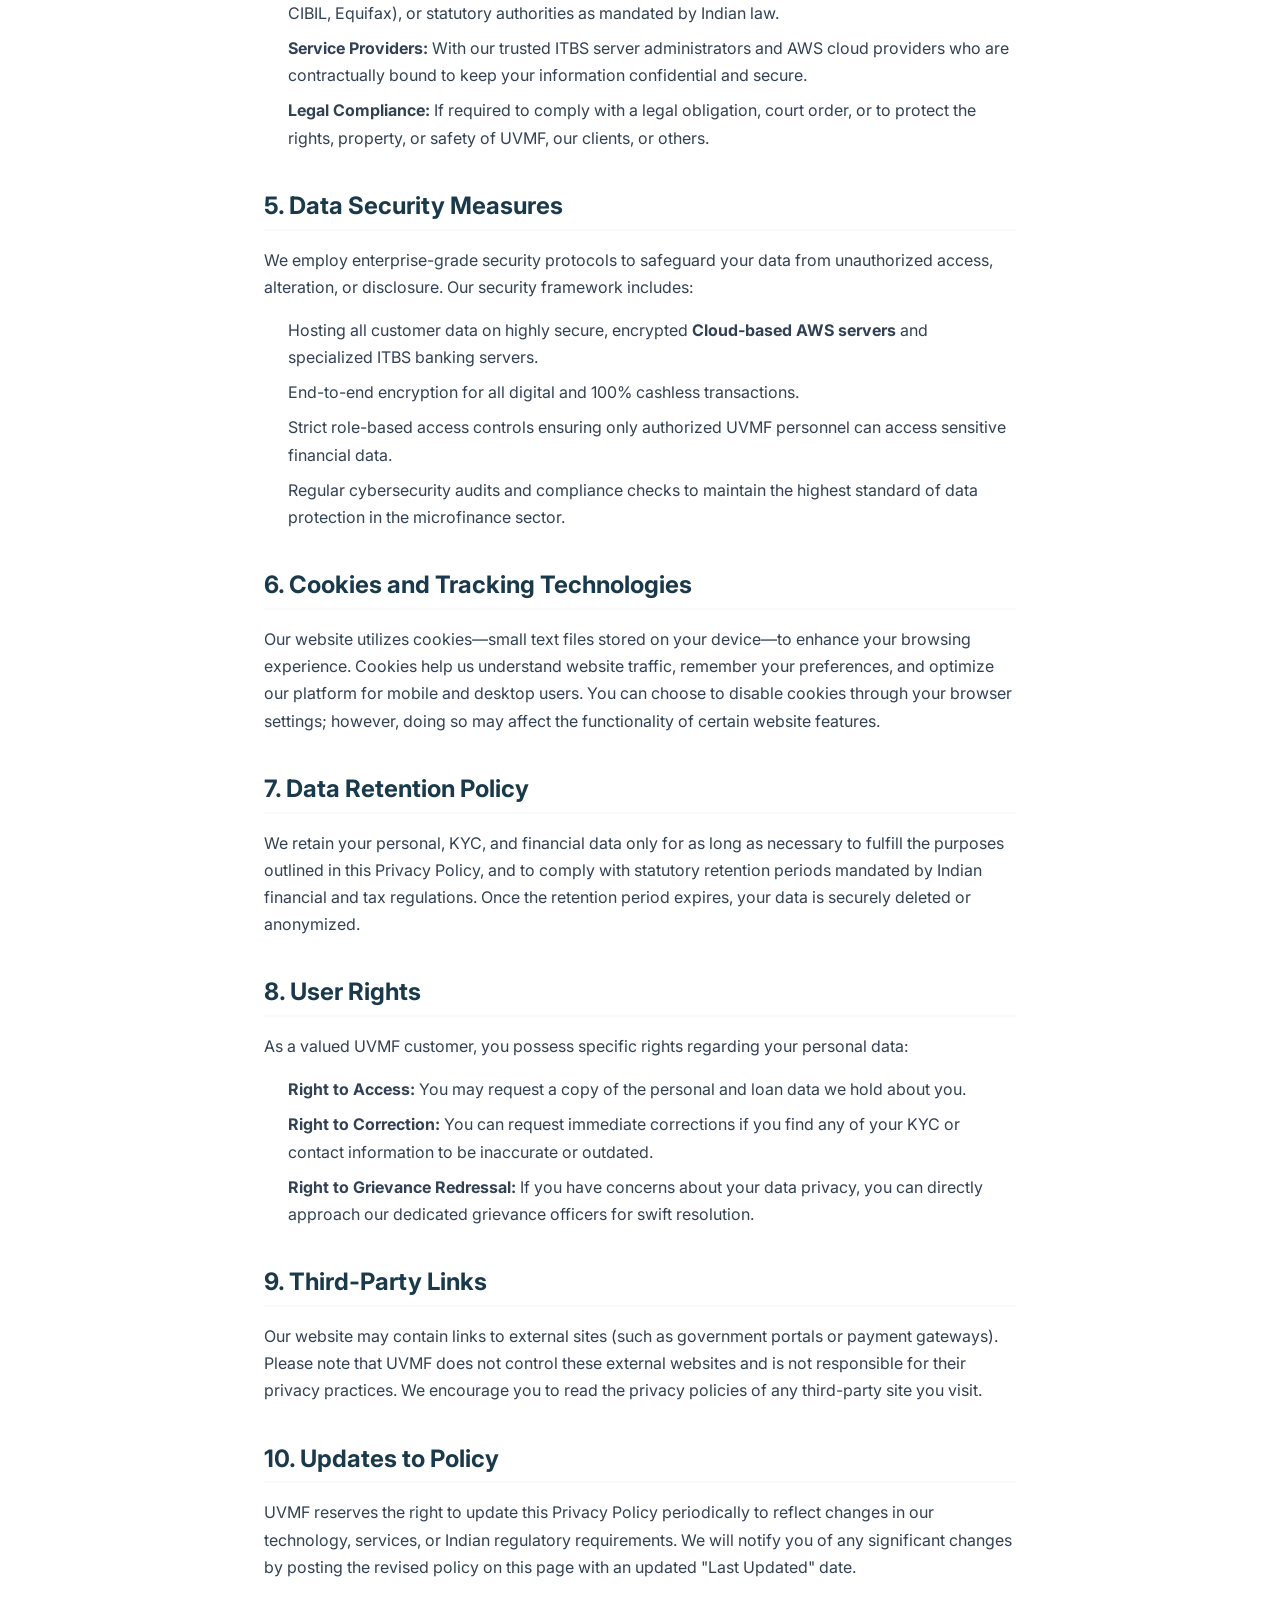
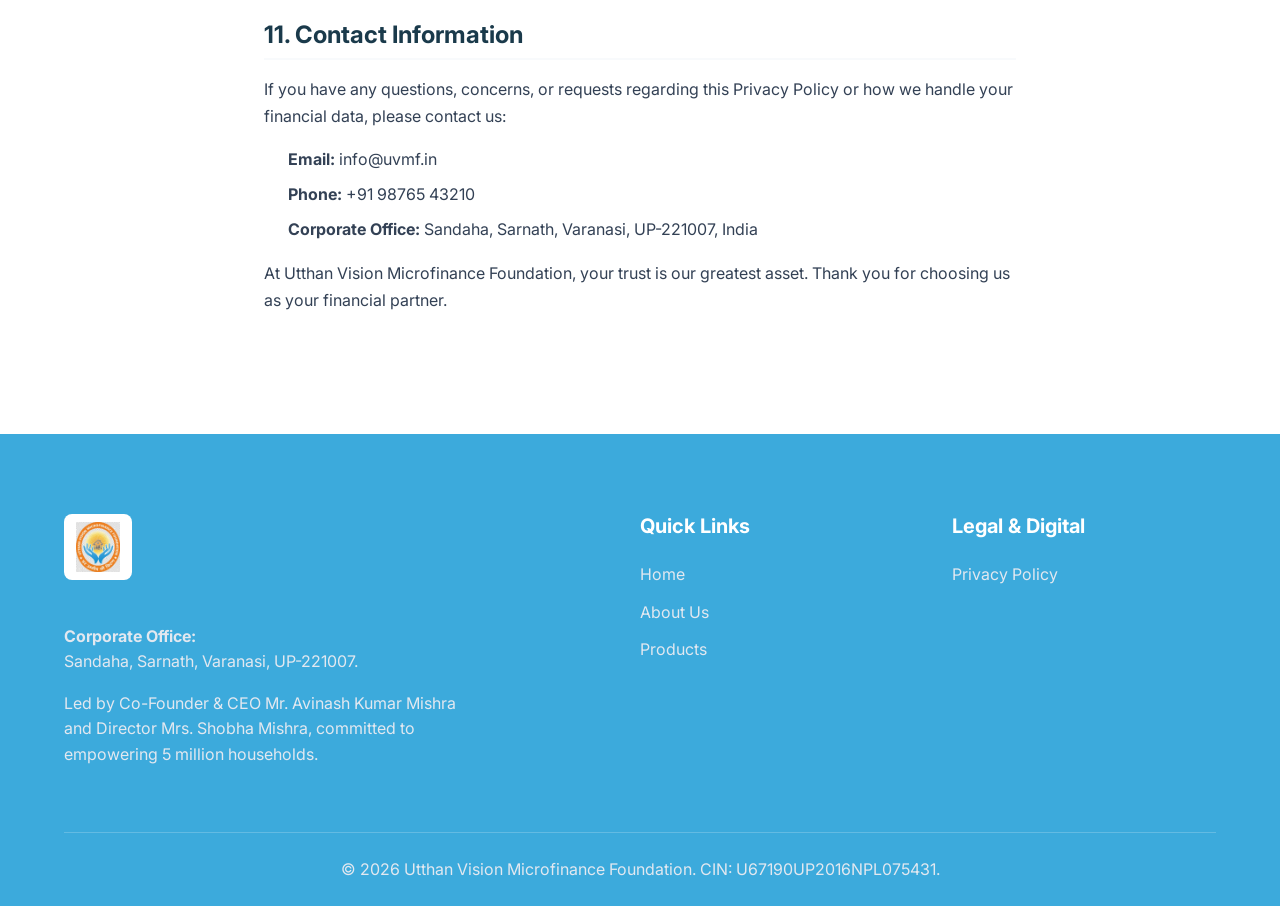
<file: privacy-policy.html>
<!DOCTYPE html>
<html lang="en">
<head>
    <meta charset="UTF-8">
    <meta name="viewport" content="width=device-width, initial-scale=1.0">
    <title>Privacy Policy - Utthan Vision Microfinance Foundation</title>
    <meta name="description" content="Privacy Policy of Utthan Vision Microfinance Foundation (UVMF). Learn how we protect your financial data, KYC information, and ensure 100% data security for microfinance in India.">
    <meta name="keywords" content="privacy policy, UVMF privacy, data security microfinance, financial data protection India">
    
    <!-- Open Graph / Social -->
    <meta property="og:type" content="website">
    <meta property="og:url" content="https://www.utthanvision.com/privacy-policy.html">
    <meta property="og:title" content="Privacy Policy - Utthan Vision Microfinance Foundation">
    <meta property="og:description" content="Learn how UVMF protects your financial data and ensures 100% data security for microfinance in India.">
    
    <!-- Twitter -->
    <meta property="twitter:card" content="summary">
    <meta property="twitter:url" content="https://www.utthanvision.com/privacy-policy.html">
    <meta property="twitter:title" content="Privacy Policy - Utthan Vision Microfinance Foundation">
    <meta property="twitter:description" content="Learn how UVMF protects your financial data and ensures 100% data security for microfinance in India.">
    
    <!-- Canonical -->
    <link rel="canonical" href="https://www.utthanvision.com/privacy-policy.html">
    <link rel="preconnect" href="https://fonts.googleapis.com">
    <link rel="preconnect" href="https://fonts.gstatic.com" crossorigin>
    <link href="https://fonts.googleapis.com/css2?family=Inter:wght@300;400;500;600;700&display=swap" rel="stylesheet">
    <link rel="stylesheet" href="styles.css">
    <link rel="icon" type="image/png" href="images/Favicon.webp">
    <style>
        .legal-header {
            background-color: var(--primary);
            color: var(--white);
            padding: 120px 0 60px;
            text-align: center;
        }
        .legal-header h1 {
            font-size: 2.5rem;
            margin-bottom: 16px;
        }
        .legal-header p {
            font-size: 1.1rem;
            opacity: 0.9;
        }
        .legal-content {
            max-width: 800px;
            margin: 0 auto;
        }
        .legal-content section {
            margin-bottom: 40px;
        }
        .legal-content h2 {
            font-size: 1.5rem;
            color: var(--primary);
            margin-bottom: 16px;
            border-bottom: 2px solid var(--bg-light);
            padding-bottom: 8px;
        }
        .legal-content h3 {
            font-size: 1.2rem;
            color: var(--secondary);
            margin-top: 24px;
            margin-bottom: 12px;
        }
        .legal-content p {
            color: var(--text-main);
            line-height: 1.7;
            margin-bottom: 16px;
        }
        .legal-content ul {
            margin-bottom: 16px;
            padding-left: 24px;
        }
        .legal-content li {
            color: var(--text-main);
            line-height: 1.7;
            margin-bottom: 8px;
        }
    </style>
</head>
<body>

    <!-- Header Navigation -->
    <header class="header">
        <div class="container header-container">
            <a href="index.html" class="logo">
                <img src="images/logo.webp" alt="UVMF Logo" class="header-logo-img">
            </a>
            
            <nav class="navbar">
                <ul class="nav-links">
                    <li><a href="index.html#home">Home</a></li>
                    <li><a href="index.html#products">Products</a></li>
                    <li><a href="#leadership">Leadership</a></li>
                    <li><a href="#contact">Contact</a></li>
                    <li><a href="index.html#about">About Us</a></li>
            </nav>

            <button class="mobile-menu-btn" aria-label="Toggle menu">
                <svg width="24" height="24" viewBox="0 0 24 24" fill="none" stroke="currentColor" stroke-width="2" stroke-linecap="round" stroke-linejoin="round">
                    <line x1="3" y1="12" x2="21" y2="12"></line>
                    <line x1="3" y1="6" x2="21" y2="6"></line>
                    <line x1="3" y1="18" x2="21" y2="18"></line>
                </svg>
            </button>
        </div>
    </header>

    <!-- Mobile Menu Overlay -->
    <div class="mobile-menu-overlay">
        <div class="mobile-menu-content">
            <button class="close-menu-btn" aria-label="Close menu">
                <svg width="24" height="24" viewBox="0 0 24 24" fill="none" stroke="currentColor" stroke-width="2" stroke-linecap="round" stroke-linejoin="round">
                    <line x1="18" y1="6" x2="6" y2="18"></line>
                    <line x1="6" y1="6" x2="18" y2="18"></line>
                </svg>
            </button>
            <ul class="mobile-nav-links">
                <li><a href="index.html#home">Home</a></li>
                <li><a href="index.html#products">Products</a></li>
                <li><a href="index.html#leadership">Leadership</a></li>
                <li><a href="index.html#contact">Contact</a></li>
                <li><a href="index.html#about">About Us</a></li>
            </ul>
        </div>
    </div>

    <!-- Legal Header -->
    <div class="legal-header reveal">
        <div class="container">
            <h1>Privacy Policy</h1>
            <p>Last Updated: October 2023 | Utthan Vision Microfinance Foundation</p>
        </div>
    </div>

    <!-- Privacy Policy Content -->
    <main class="section-padding">
        <div class="container legal-content">
            
            <section class="reveal">
                <h2>1. Introduction</h2>
                <p>Welcome to Utthan Vision Microfinance Foundation (UVMF). We are deeply committed to empowering rural India through accessible financial services, including small business loans and income-generating loans. As a trusted microfinance institution in India, we understand that protecting your privacy and financial data is paramount.</p>
                <p>This Privacy Policy outlines how UVMF collects, uses, protects, and handles your personal and financial information when you use our website, mobile applications, or branch services. By engaging with our 100% cashless loan process, you consent to the practices described in this policy.</p>
            </section>

            <section class="reveal">
                <h2>2. Information We Collect</h2>
                <p>To provide you with secure and efficient financial services with our rapid 3-day Turn Around Time (TAT), we collect specific types of information:</p>
                <ul>
                    <li><strong>Personal Information:</strong> Name, age, gender, residential address, and contact details (phone number, email address).</li>
                    <li><strong>KYC (Know Your Customer) Data:</strong> Aadhaar Card, PAN Card, Voter ID, or other government-issued identification required by RBI guidelines.</li>
                    <li><strong>Financial Data:</strong> Bank account details, income proofs, existing loan statements, and transaction history required to assess your loan eligibility.</li>
                    <li><strong>Technical Data:</strong> IP address, browser type, device identifiers, and website usage data collected when you browse our platform online.</li>
                </ul>
            </section>

            <section class="reveal">
                <h2>3. How We Use Information</h2>
                <p>We strictly use your data to facilitate and improve our microfinance services. Your information is utilized to:</p>
                <ul>
                    <li>Process, underwrite, and disburse small loans online and offline securely.</li>
                    <li>Verify your identity and ensure compliance with regulatory KYC norms in India.</li>
                    <li>Manage your loan account, process digital EMI repayments, and maintain our 99.90% recovery track record.</li>
                    <li>Communicate with you regarding loan approvals, offers, policies, or grievance redressal.</li>
                    <li>Enhance our cloud-based AWS infrastructure for a smoother, faster customer experience.</li>
                </ul>
            </section>

            <section class="reveal">
                <h2>4. Data Sharing and Disclosure</h2>
                <p>Transparency is our core value. <strong>UVMF does not sell, rent, or trade your personal or financial data to any third parties for marketing purposes.</strong> However, we may share your information under the following strict conditions:</p>
                <ul>
                    <li><strong>Regulatory Bodies:</strong> With the Reserve Bank of India (RBI), Credit Information Companies (like CIBIL, Equifax), or statutory authorities as mandated by Indian law.</li>
                    <li><strong>Service Providers:</strong> With our trusted ITBS server administrators and AWS cloud providers who are contractually bound to keep your information confidential and secure.</li>
                    <li><strong>Legal Compliance:</strong> If required to comply with a legal obligation, court order, or to protect the rights, property, or safety of UVMF, our clients, or others.</li>
                </ul>
            </section>

            <section class="reveal">
                <h2>5. Data Security Measures</h2>
                <p>We employ enterprise-grade security protocols to safeguard your data from unauthorized access, alteration, or disclosure. Our security framework includes:</p>
                <ul>
                    <li>Hosting all customer data on highly secure, encrypted <strong>Cloud-based AWS servers</strong> and specialized ITBS banking servers.</li>
                    <li>End-to-end encryption for all digital and 100% cashless transactions.</li>
                    <li>Strict role-based access controls ensuring only authorized UVMF personnel can access sensitive financial data.</li>
                    <li>Regular cybersecurity audits and compliance checks to maintain the highest standard of data protection in the microfinance sector.</li>
                </ul>
            </section>

            <section class="reveal">
                <h2>6. Cookies and Tracking Technologies</h2>
                <p>Our website utilizes cookies—small text files stored on your device—to enhance your browsing experience. Cookies help us understand website traffic, remember your preferences, and optimize our platform for mobile and desktop users. You can choose to disable cookies through your browser settings; however, doing so may affect the functionality of certain website features.</p>
            </section>

            <section class="reveal">
                <h2>7. Data Retention Policy</h2>
                <p>We retain your personal, KYC, and financial data only for as long as necessary to fulfill the purposes outlined in this Privacy Policy, and to comply with statutory retention periods mandated by Indian financial and tax regulations. Once the retention period expires, your data is securely deleted or anonymized.</p>
            </section>

            <section class="reveal">
                <h2>8. User Rights</h2>
                <p>As a valued UVMF customer, you possess specific rights regarding your personal data:</p>
                <ul>
                    <li><strong>Right to Access:</strong> You may request a copy of the personal and loan data we hold about you.</li>
                    <li><strong>Right to Correction:</strong> You can request immediate corrections if you find any of your KYC or contact information to be inaccurate or outdated.</li>
                    <li><strong>Right to Grievance Redressal:</strong> If you have concerns about your data privacy, you can directly approach our dedicated grievance officers for swift resolution.</li>
                </ul>
            </section>

            <section class="reveal">
                <h2>9. Third-Party Links</h2>
                <p>Our website may contain links to external sites (such as government portals or payment gateways). Please note that UVMF does not control these external websites and is not responsible for their privacy practices. We encourage you to read the privacy policies of any third-party site you visit.</p>
            </section>

            <section class="reveal">
                <h2>10. Updates to Policy</h2>
                <p>UVMF reserves the right to update this Privacy Policy periodically to reflect changes in our technology, services, or Indian regulatory requirements. We will notify you of any significant changes by posting the revised policy on this page with an updated "Last Updated" date.</p>
            </section>

            <section class="reveal">
                <h2>11. Contact Information</h2>
                <p>If you have any questions, concerns, or requests regarding this Privacy Policy or how we handle your financial data, please contact us:</p>
                <ul>
                    <li><strong>Email:</strong> info@uvmf.in</li>
                    <li><strong>Phone:</strong> +91 98765 43210</li>
                    <li><strong>Corporate Office:</strong> Sandaha, Sarnath, Varanasi, UP-221007, India</li>
                </ul>
                <p>At Utthan Vision Microfinance Foundation, your trust is our greatest asset. Thank you for choosing us as your financial partner.</p>
            </section>

        </div>
    </main>

    <!-- Footer -->
    <footer class="footer">
        <div class="container">
            <div class="footer-grid">
                <div class="footer-col">
                    <a href="index.html" class="footer-logo">
                        <img src="images/logo.webp" alt="UVMF Logo" class="footer-logo-img" loading="lazy">
                    </a>
                    <p style="margin-top: 16px;"><strong>Corporate Office:</strong><br>Sandaha, Sarnath, Varanasi, UP-221007.</p>
                    <p style="margin-top: 16px;">Led by Co-Founder &amp; CEO Mr. Avinash Kumar Mishra and Director Mrs. Shobha Mishra, committed to empowering 5 million households.</p>
                </div>
                <div class="footer-col">
                    <h4>Quick Links</h4>
                    <ul>
                        <li><a href="index.html#home">Home</a></li>
                        <li><a href="index.html#about">About Us</a></li>
                        <li><a href="index.html#products">Products</a></li>
                    </ul>
                </div>
                <div class="footer-col">
                    <h4>Legal & Digital</h4>
                    <ul>

                        <!-- <li><a href="#">Grievance Redressal</a></li> -->
                        <li><a href="privacy-policy.html">Privacy Policy</a></li>
                    </ul>
                </div>
            </div>
            <div class="footer-bottom">
                <p>&copy; 2026 Utthan Vision Microfinance Foundation. CIN: U67190UP2016NPL075431.</p>
            </div>
        </div>
    </footer>

    <script src="script.js"></script>
</body>
</html>
</file>
<file: styles.css>
/* =========================================
   CSS Reset & Variables
   ========================================= */
:root {
    /* Colors */
    --primary: #1a3a4b;
    /* Deep Logo Blue */
    --secondary: #f0821e;
    /* Logo Orange */
    --secondary-hover: #d36e14;
    --accent: #3caadc;
    /* Light Logo Blue */
    --bg-light: #f8fafc;
    --text-main: #334155;
    --text-light: #64748b;
    --white: #ffffff;
    --border-color: #e2e8f0;
    --success: #10b981;
    --error: #ef4444;

    /* Typography */
    --font-main: 'Inter', sans-serif;

    /* Transitions */
    --transition: all 0.3s ease;

    /* Shadows */
    --shadow-sm: 0 1px 3px rgba(0, 0, 0, 0.1);
    --shadow-md: 0 4px 6px -1px rgba(0, 0, 0, 0.1), 0 2px 4px -1px rgba(0, 0, 0, 0.06);
    --shadow-lg: 0 10px 15px -3px rgba(0, 0, 0, 0.1), 0 4px 6px -2px rgba(0, 0, 0, 0.05);
}

* {
    margin: 0;
    padding: 0;
    box-sizing: border-box;
}

html {
    scroll-behavior: smooth;
}

body {
    font-family: var(--font-main);
    color: var(--text-main);
    line-height: 1.6;
    background-color: var(--white);
    overflow-x: hidden;
}

h1,
h2,
h3,
h4,
h5,
h6 {
    color: var(--primary);
    font-weight: 700;
    line-height: 1.2;
}

a {
    text-decoration: none;
    color: inherit;
    transition: var(--transition);
}

ul {
    list-style: none;
}

img {
    max-width: 100%;
    height: auto;
}

.container {
    max-width: 1200px;
    margin: 0 auto;
    padding: 0 24px;
}

.section-padding {
    padding: 80px 0;
}

.section-title {
    text-align: center;
    max-width: 600px;
    margin: 0 auto 48px;
}

.section-title h2 {
    font-size: 2.5rem;
    margin-bottom: 16px;
}

.section-title p {
    color: var(--text-light);
    font-size: 1.1rem;
}

.bg-light {
    background-color: var(--bg-light);
}

/* =========================================
   Buttons
   ========================================= */
.btn {
    display: inline-block;
    padding: 12px 24px;
    border-radius: 6px;
    font-weight: 500;
    cursor: pointer;
    text-align: center;
    border: 2px solid transparent;
    transition: var(--transition);
}

.btn-primary {
    background-color: var(--secondary);
    color: var(--white);
}

.btn-primary:hover {
    background-color: var(--secondary-hover);
    transform: translateY(-2px);
    box-shadow: var(--shadow-md);
}

.btn-outline {
    background-color: transparent;
    border-color: var(--white);
    color: var(--white);
}

.btn-outline:hover {
    background-color: rgba(255, 255, 255, 0.1);
    transform: translateY(-2px);
}

.btn-secondary {
    background-color: transparent;
    color: var(--primary);
    border-color: var(--primary);
}

.btn-secondary:hover {
    background-color: var(--primary);
    color: var(--white);
    transform: translateY(-2px);
}

.btn-lg {
    padding: 16px 32px;
    font-size: 1.1rem;
}

.btn-link {
    display: inline-flex;
    align-items: center;
    color: var(--secondary);
    font-weight: 600;
    gap: 8px;
}

.btn-link:hover {
    color: var(--primary);
}

.btn-link:hover svg {
    transform: translateX(4px);
}

.btn-link svg {
    transition: var(--transition);
}

/* =========================================
   Header & Navigation
   ========================================= */
.header {
    position: fixed;
    top: 0;
    left: 0;
    width: 100%;
    background-color: var(--primary);
    box-shadow: 0 2px 12px rgba(0, 0, 0, 0.25);
    z-index: 1000;
    height: 80px;
    transition: var(--transition);
}

.header-container {
    display: flex;
    justify-content: space-between;
    align-items: center;
    height: 100%;
}

.logo {
    display: flex;
    align-items: center;
    height: 100%;
}

.header-logo-img {
    height: 100%;
    /* Fill header height exactly */
    width: auto;
    object-fit: contain;
    mix-blend-mode: screen;
    display: block;
}

/* Footer logo sizing */
.footer-logo {
    display: inline-block;
    margin-bottom: 20px;
    background: white;
    padding: 8px 12px;
    border-radius: 8px;
}

.footer-logo-img {
    height: 50px;
    width: auto;
    object-fit: contain;
    display: block;
}

.navbar {
    margin-left: auto;
}

.navbar .nav-links {
    display: flex;
    gap: 32px;
}

.navbar .nav-links a {
    color: rgba(255, 255, 255, 0.85);
    font-weight: 500;
}

.navbar .nav-links a:hover {
    color: var(--secondary);
}

.mobile-menu-btn {
    display: none;
    background: none;
    border: none;
    color: var(--white);
    cursor: pointer;
    padding: 8px;
    border-radius: 6px;
    transition: var(--transition);
}

.mobile-menu-btn:hover {
    background-color: rgba(255, 255, 255, 0.1);
}

/* Mobile Menu Overlay */
.mobile-menu-overlay {
    position: fixed;
    top: 0;
    left: 0;
    width: 100%;
    height: 100vh;
    background-color: var(--white);
    z-index: 2000;
    transform: translateX(100%);
    transition: transform 0.4s cubic-bezier(0.77, 0, 0.175, 1);
    display: flex;
    align-items: center;
    justify-content: center;
}

.mobile-menu-overlay.active {
    transform: translateX(0);
}

.close-menu-btn {
    position: absolute;
    top: 24px;
    right: 24px;
    background: none;
    border: none;
    color: var(--primary);
    cursor: pointer;
}

.mobile-nav-links {
    text-align: center;
    display: flex;
    flex-direction: column;
    gap: 28px;
}

.mobile-nav-links a {
    font-size: 1.2rem;
    font-weight: 600;
    color: var(--primary);
    text-transform: uppercase;
    letter-spacing: 1.5px;
}

.mobile-nav-links a:hover {
    color: var(--secondary);
}

/* =========================================
   Hero Section (Carousel)
   ========================================= */
.hero-carousel {
    position: relative;
    width: 100%;
    background-color: var(--primary);
    overflow: hidden;
    padding-top: 80px;
    /* Account for fixed header */
}

.carousel-container {
    position: relative;
    width: 100%;
}

.carousel-slide {
    display: none;
    width: 100%;
    position: relative;
}

@keyframes fadeIn {
    from {
        opacity: 0;
    }

    to {
        opacity: 1;
    }
}

.carousel-slide.active {
    display: block;
    animation: fadeIn 0.8s ease-in-out;
}

.slide-image {
    width: 100%;
    height: auto;
    display: block;
    object-fit: cover;
}

.carousel-overlay {
    position: absolute;
    top: 0;
    left: 0;
    width: 100%;
    height: 100%;
    background: linear-gradient(90deg, rgba(26, 58, 75, 0.7) 0%, rgba(26, 58, 75, 0.2) 100%);
    display: flex;
    align-items: center;
}

/* For slides that need centered text */
.carousel-overlay:has(.centered-hero) {
    background: linear-gradient(0deg, rgba(26, 58, 75, 0.8) 0%, rgba(26, 58, 75, 0.6) 100%);
}

.centered-hero {
    display: flex;
    justify-content: center;
    text-align: center;
    grid-template-columns: 1fr !important;
}

.centered-hero .hero-content {
    align-items: center;
    max-width: 800px;
    margin: 0 auto;
}

.centered-hero .hero-content p {
    margin: 0 auto 32px;
}

/* Carousel Controls */
.carousel-btn {
    position: absolute;
    top: 50%;
    transform: translateY(-50%);
    background: rgba(255, 255, 255, 0.2);
    border: 1px solid rgba(255, 255, 255, 0.3);
    color: var(--white);
    width: 48px;
    height: 48px;
    border-radius: 50%;
    display: flex;
    align-items: center;
    justify-content: center;
    cursor: pointer;
    z-index: 10;
    transition: var(--transition);
    backdrop-filter: blur(4px);
}

.carousel-btn:hover {
    background: var(--secondary);
    border-color: var(--secondary);
}

.prev-btn {
    left: 24px;
}

.next-btn {
    right: 24px;
}

.carousel-dots {
    position: absolute;
    bottom: 32px;
    left: 50%;
    transform: translateX(-50%);
    display: flex;
    gap: 12px;
    z-index: 10;
}

.dot {
    width: 12px;
    height: 12px;
    border-radius: 50%;
    background: rgba(255, 255, 255, 0.4);
    cursor: pointer;
    transition: var(--transition);
}

.dot.active {
    background: var(--secondary);
    width: 24px;
    border-radius: 6px;
}

.hero-container {
    position: relative;
    z-index: 2;
    display: grid;
    grid-template-columns: 1fr 1fr;
    gap: 48px;
    align-items: center;
}

.hero-content h1 {
    color: var(--white);
    font-size: 3.5rem;
    margin-bottom: 24px;
}

.hero-content .highlight {
    color: var(--secondary);
}

.hero-content p {
    font-size: 1.25rem;
    color: #cbd5e1;
    margin-bottom: 32px;
    max-width: 500px;
}

.hero-buttons {
    display: flex;
    gap: 16px;
}

.hero-image {
    display: flex;
    justify-content: center;
    align-items: center;
}

.glass-card {
    background: rgba(255, 255, 255, 0.05);
    backdrop-filter: blur(10px);
    -webkit-backdrop-filter: blur(10px);
    border: 1px solid rgba(255, 255, 255, 0.1);
    padding: 32px;
    border-radius: 16px;
    display: flex;
    align-items: center;
    gap: 24px;
    box-shadow: 0 25px 50px -12px rgba(0, 0, 0, 0.25);
    transform: rotate(3deg);
    transition: var(--transition);
}

.glass-card:hover {
    transform: rotate(0deg) translateY(-10px);
}

.stat-icon {
    background-color: rgba(240, 130, 30, 0.2);
    padding: 16px;
    border-radius: 50%;
    display: flex;
    align-items: center;
    justify-content: center;
}

.stat-info h3 {
    color: var(--white);
    font-size: 1.5rem;
    margin-bottom: 4px;
}

.stat-info p {
    color: #94a3b8;
    margin: 0;
}

/* =========================================
   Features Section
   ========================================= */
.features-grid {
    display: grid;
    grid-template-columns: repeat(3, 1fr);
    gap: 32px;
}

.feature-card {
    background: var(--white);
    padding: 40px 32px;
    border-radius: 12px;
    box-shadow: var(--shadow-sm);
    border: 1px solid var(--border-color);
    position: relative;
    transition: var(--transition);
    overflow: hidden;
}

.feature-card:hover {
    transform: translateY(-5px);
    box-shadow: var(--shadow-lg);
    border-color: var(--secondary);
}

.feature-number {
    font-size: 5rem;
    font-weight: 800;
    color: rgba(240, 130, 30, 0.08);
    /* Faint orange */
    position: absolute;
    top: -16px;
    right: 16px;
    line-height: 1;
    z-index: 0;
    user-select: none;
}

.feature-card h3 {
    font-size: 1.35rem;
    margin-bottom: 16px;
    color: var(--primary);
    position: relative;
    z-index: 1;
}

.feature-card p {
    color: var(--text-light);
    position: relative;
    z-index: 1;
    margin: 0;
}

/* =========================================
   About Section
   ========================================= */
.about-grid {
    display: grid;
    grid-template-columns: repeat(3, 1fr);
    gap: 32px;
}

.about-card {
    background: var(--white);
    padding: 40px 32px;
    border-radius: 12px;
    box-shadow: var(--shadow-md);
    transition: var(--transition);
    border: 1px solid var(--border-color);
}

.about-card:hover {
    transform: translateY(-5px);
    box-shadow: var(--shadow-lg);
    border-color: var(--secondary);
}

.icon-wrapper {
    width: 64px;
    height: 64px;
    background-color: var(--bg-light);
    border-radius: 12px;
    display: flex;
    align-items: center;
    justify-content: center;
    color: var(--secondary);
    margin-bottom: 24px;
}

.about-card h3 {
    font-size: 1.25rem;
    margin-bottom: 16px;
}

.about-card p {
    color: var(--text-light);
}

/* =========================================
   Products Section
   ========================================= */
.products-grid {
    display: grid;
    grid-template-columns: repeat(3, 1fr);
    gap: 32px;
}

.product-card {
    background: var(--white);
    padding: 40px;
    border-radius: 12px;
    box-shadow: var(--shadow-sm);
    transition: var(--transition);
}

.product-card:hover {
    box-shadow: var(--shadow-md);
}

.product-icon {
    color: var(--secondary);
    margin-bottom: 24px;
}

.product-card h3 {
    font-size: 1.5rem;
    margin-bottom: 16px;
}

.product-card p {
    color: var(--text-light);
    margin-bottom: 24px;
}

/* =========================================
   Process Table Section
   ========================================= */
.process-section {
    background-color: var(--white);
}

.table-responsive {
    overflow-x: auto;
    background: var(--white);
    border-radius: 12px;
    box-shadow: var(--shadow-md);
    border: 1px solid var(--border-color);
}

.process-table {
    width: 100%;
    border-collapse: collapse;
    text-align: left;
}

.process-table th,
.process-table td {
    padding: 16px 24px;
    border-bottom: 1px solid var(--border-color);
}

.process-table th {
    background-color: var(--bg-light);
    color: var(--primary);
    font-weight: 600;
    font-size: 1.1rem;
}

.process-table tr:last-child td {
    border-bottom: none;
}

.process-table tr:hover td {
    background-color: var(--bg-light);
}

/* =========================================
   FAQ Section
   ========================================= */
.faq-grid {
    max-width: 900px;
    margin: 0 auto;
    display: flex;
    flex-direction: column;
    gap: 16px;
}

.faq-item {
    background: var(--white);
    border: 1px solid var(--border-color);
    border-radius: 8px;
    padding: 24px;
    box-shadow: var(--shadow-sm);
    transition: var(--transition);
}

.faq-item[open] {
    border-color: var(--secondary);
    box-shadow: var(--shadow-md);
}

.faq-item summary {
    display: flex;
    justify-content: space-between;
    align-items: center;
    cursor: pointer;
    list-style: none;
    /* Hide default triangle in many browsers */
}

.faq-item summary::-webkit-details-marker {
    display: none;
    /* Hide default triangle in WebKit */
}

.faq-item summary h3 {
    font-size: 1.15rem;
    color: var(--primary);
    margin: 0;
    padding-right: 24px;
    font-weight: 600;
}

/* Custom dropdown icon using a pseudo-element */
.faq-item summary::after {
    content: '+';
    font-size: 1.5rem;
    color: var(--secondary);
    transition: transform 0.3s ease;
}

.faq-item[open] summary::after {
    content: '−';
    transform: rotate(180deg);
}

.faq-content {
    margin-top: 16px;
    padding-top: 16px;
    border-top: 1px solid var(--border-color);
    color: var(--text-light);
    line-height: 1.7;
}

.faq-content p {
    margin-bottom: 0;
}

/* =========================================
   CTA Section
   ========================================= */
.cta-section {
    background-color: var(--secondary);
    padding: 80px 0;
    text-align: center;
    color: var(--white);
}

/* =========================================
   Combined Contact & CTA Section
   ========================================= */
.contact-cta-section {
    background-color: var(--secondary);
    color: var(--white);
}

.contact-cta-grid {
    display: grid;
    grid-template-columns: 1.2fr 0.8fr;
    gap: 80px;
    align-items: center;
}

.cta-side {
    text-align: left;
}

.cta-side h2 {
    color: var(--white);
    font-size: 3rem;
    margin-bottom: 20px;
    line-height: 1.2;
}

.cta-side p {
    font-size: 1.25rem;
    margin-bottom: 32px;
    opacity: 0.95;
}

.cta-side .btn-primary {
    background-color: var(--primary);
    border-color: var(--primary);
}

.cta-side .btn-primary:hover {
    background-color: #1e293b;
    border-color: #1e293b;
}

.contact-side {
    background: var(--white);
    padding: 40px;
    border-radius: 20px;
    color: var(--text-main);
    box-shadow: var(--shadow-lg);
    text-align: left;
}

.contact-side h2 {
    color: var(--primary);
    font-size: 1.8rem;
    margin-bottom: 12px;
}

.contact-side .contact-info>p {
    margin-bottom: 32px;
    color: var(--text-light);
}

.contact-side .contact-item {
    display: flex;
    flex-direction: row;
    align-items: center;
    text-align: left;
    gap: 20px;
    margin-bottom: 24px;
}

.contact-side .contact-item:last-child {
    margin-bottom: 0;
}

.contact-side .contact-item .icon {
    color: var(--secondary);
    background-color: var(--bg-light);
    width: 54px;
    height: 54px;
    border-radius: 12px;
    display: flex;
    align-items: center;
    justify-content: center;
    flex-shrink: 0;
}

.contact-side .contact-item h4 {
    font-size: 1rem;
    margin-bottom: 2px;
    color: var(--primary);
}

.contact-side .contact-item p,
.contact-side .contact-item a {
    color: var(--text-light);
    font-size: 0.95rem;
}

.contact-side .contact-item a:hover {
    color: var(--secondary);
}

@media (max-width: 992px) {
    .contact-cta-grid {
        grid-template-columns: 1fr;
        gap: 60px;
    }

    .cta-side {
        text-align: center;
    }

    .cta-side h2 {
        font-size: 2.2rem;
    }
}

/* =========================================
   Leadership Section
   ========================================= */
.leadership-grid {
    display: grid;
    grid-template-columns: 1fr;
    gap: 36px;
    max-width: 960px;
    margin: 0 auto;
}

.leader-card {
    background: var(--white);
    border-radius: 16px;
    box-shadow: var(--shadow-md);
    border: 1px solid var(--border-color);
    overflow: hidden;
    transition: var(--transition);
    display: flex;
    flex-direction: row;
    align-items: flex-start;
    gap: 36px;
    padding: 40px 40px;
    text-align: left;
}

.leader-card:hover {
    transform: translateY(-6px);
    box-shadow: var(--shadow-lg);
    border-color: var(--secondary);
}

.leader-photo-wrap {
    width: 220px;
    height: 220px;
    border-radius: 50%;
    overflow: hidden;
    border: 4px solid var(--secondary);
    flex-shrink: 0;
    box-shadow: 0 8px 24px rgba(240, 130, 30, 0.25);
}

.leader-photo {
    width: 100%;
    height: 100%;
    object-fit: cover;
    object-position: top center;
    display: block;
}

.leader-info {
    flex: 1;
}

.leader-info h3 {
    font-size: 1.4rem;
    margin-bottom: 4px;
    color: var(--primary);
}

.leader-quals {
    color: var(--accent);
    font-size: 0.9rem;
    font-weight: 600;
    margin-bottom: 12px;
    font-style: italic;
}

.leader-role {
    display: inline-block;
    background-color: var(--secondary);
    color: var(--white);
    font-size: 0.78rem;
    font-weight: 700;
    letter-spacing: 0.6px;
    padding: 4px 14px;
    border-radius: 999px;
    margin-bottom: 18px;
    text-transform: uppercase;
}

.leader-bio p {
    color: var(--text-light);
    font-size: 0.95rem;
    line-height: 1.75;
    margin-bottom: 12px;
}

.leader-bio p:last-child {
    margin-bottom: 0;
}

/* =========================================
   Footer
   ========================================= */
.footer {
    background-color: var(--accent);
    color: var(--white);
    padding-top: 80px;
}

.footer-grid {
    display: grid;
    grid-template-columns: 2fr 1fr 1fr;
    gap: 48px;
    margin-bottom: 64px;
}

.footer-col h3 {
    color: var(--white);
    font-size: 1.5rem;
    margin-bottom: 24px;
}

.footer-col h4 {
    color: var(--white);
    font-size: 1.25rem;
    margin-bottom: 24px;
}

.footer-col p {
    color: #e2e8f0;
    max-width: 400px;
}

.footer-col ul {
    display: flex;
    flex-direction: column;
    gap: 12px;
}

.footer-col ul a {
    color: #e2e8f0;
}

.footer-col ul a:hover {
    color: var(--white);
    padding-left: 4px;
}

.footer-bottom {
    border-top: 1px solid rgba(255, 255, 255, 0.2);
    padding: 24px 0;
    text-align: center;
    color: #e2e8f0;
}

/* =========================================
   Responsive Design
   ========================================= */
@media (max-width: 992px) {
    .hero-container {
        grid-template-columns: 1fr;
        text-align: center;
    }

    .hero-content p {
        margin: 0 auto 32px;
    }

    .hero-buttons {
        justify-content: center;
        margin-bottom: 48px;
    }

    .about-grid,
    .features-grid {
        grid-template-columns: repeat(2, 1fr);
    }

    .products-grid {
        grid-template-columns: repeat(2, 1fr) !important;
    }

    .contact-grid {
        grid-template-columns: 1fr;
    }

    .leadership-grid {
        grid-template-columns: 1fr;
    }
}

@media (max-width: 768px) {
    .leader-photo-wrap {
        width: 160px;
        height: 160px;
        margin: 0 auto 24px;
    }

    .leader-card {
        flex-direction: column;
        align-items: center;
        text-align: center;
        padding: 32px 24px 28px;
    }

    .leader-info {
        text-align: left;
    }

    .header {
        height: 60px;
    }

    .header-container {
        padding: 0 16px;
    }

    .header-logo-img {
        height: 100% !important;
        /* Match 60px header exactly */
        max-width: none !important;
    }

    .navbar {
        display: none;
    }

    .mobile-menu-btn {
        display: flex !important;
        align-items: center;
        justify-content: center;
        color: var(--white) !important;
        background: transparent;
        z-index: 1002;
    }

    .section-padding {
        padding: 56px 0;
    }

    .section-title {
        margin-bottom: 32px;
    }

    .section-title h2 {
        font-size: 1.75rem;
    }

    .section-title p {
        font-size: 1rem;
    }

    .hero-carousel {
        padding-top: 60px;
        /* match mobile header height */
    }

    .carousel-slide.active {
        display: flex;
        flex-direction: column;
    }

    .carousel-overlay {
        position: relative;
        /* stack below the image */
        padding: 40px 24px;
        background: linear-gradient(180deg, var(--primary) 0%, #112a38 100%);
        height: auto;
    }

    .carousel-btn {
        width: 32px;
        height: 32px;
    }

    .prev-btn {
        left: 8px;
    }

    .next-btn {
        right: 8px;
    }

    .carousel-dots {
        bottom: 16px;
    }

    .hero-content h1 {
        font-size: 2.2rem;
    }

    .hero-content p {
        font-size: 1.05rem;
    }

    .glass-card {
        transform: rotate(0deg);
        margin-top: 24px;
    }

    .about-grid,
    .features-grid {
        grid-template-columns: 1fr;
    }

    .about-card {
        padding: 28px 24px;
    }

    .products-grid {
        grid-template-columns: 1fr !important;
    }

    .product-card {
        padding: 28px 24px;
    }

    .contact-info h2 {
        font-size: 1.75rem;
    }

    .cta-section {
        padding: 56px 0;
    }

    .cta-container h2 {
        font-size: 1.75rem;
    }

    .cta-container p {
        font-size: 1rem;
    }

    .footer-grid {
        grid-template-columns: 1fr;
        gap: 32px;
        margin-bottom: 40px;
    }

    .footer {
        padding-top: 48px;
    }

    .process-table th,
    .process-table td {
        padding: 12px 16px;
        font-size: 0.9rem;
    }
}

@media (max-width: 480px) {
    .header-logo-img {
        height: 100% !important;
        /* Match 60px header exactly */
        max-width: none !important;
    }

    .container {
        padding: 0 16px;
    }

    .hero-content h1 {
        font-size: 1.85rem;
    }

    .hero-buttons {
        flex-direction: column;
        width: 100%;
    }

    .hero-buttons .btn {
        width: 100%;
        text-align: center;
    }

    .section-title h2 {
        font-size: 1.5rem;
    }

    .cta-container h2 {
        font-size: 1.5rem;
    }

    .contact-item {
        gap: 12px;
        margin-bottom: 24px;
    }

    .glass-card {
        padding: 20px;
        gap: 16px;
    }

    .footer-bottom p {
        font-size: 0.85rem;
    }
}

/* =========================================
   Animations
   ========================================= */
.reveal {
    opacity: 0;
    transform: translateY(30px);
    transition: all 0.8s cubic-bezier(0.4, 0, 0.2, 1);
}

.reveal.active {
    opacity: 1;
    transform: translateY(0);
}

.reveal-delay-1 {
    transition-delay: 0.1s;
}

.reveal-delay-2 {
    transition-delay: 0.2s;
}

.reveal-delay-3 {
    transition-delay: 0.3s;
}
</file>
